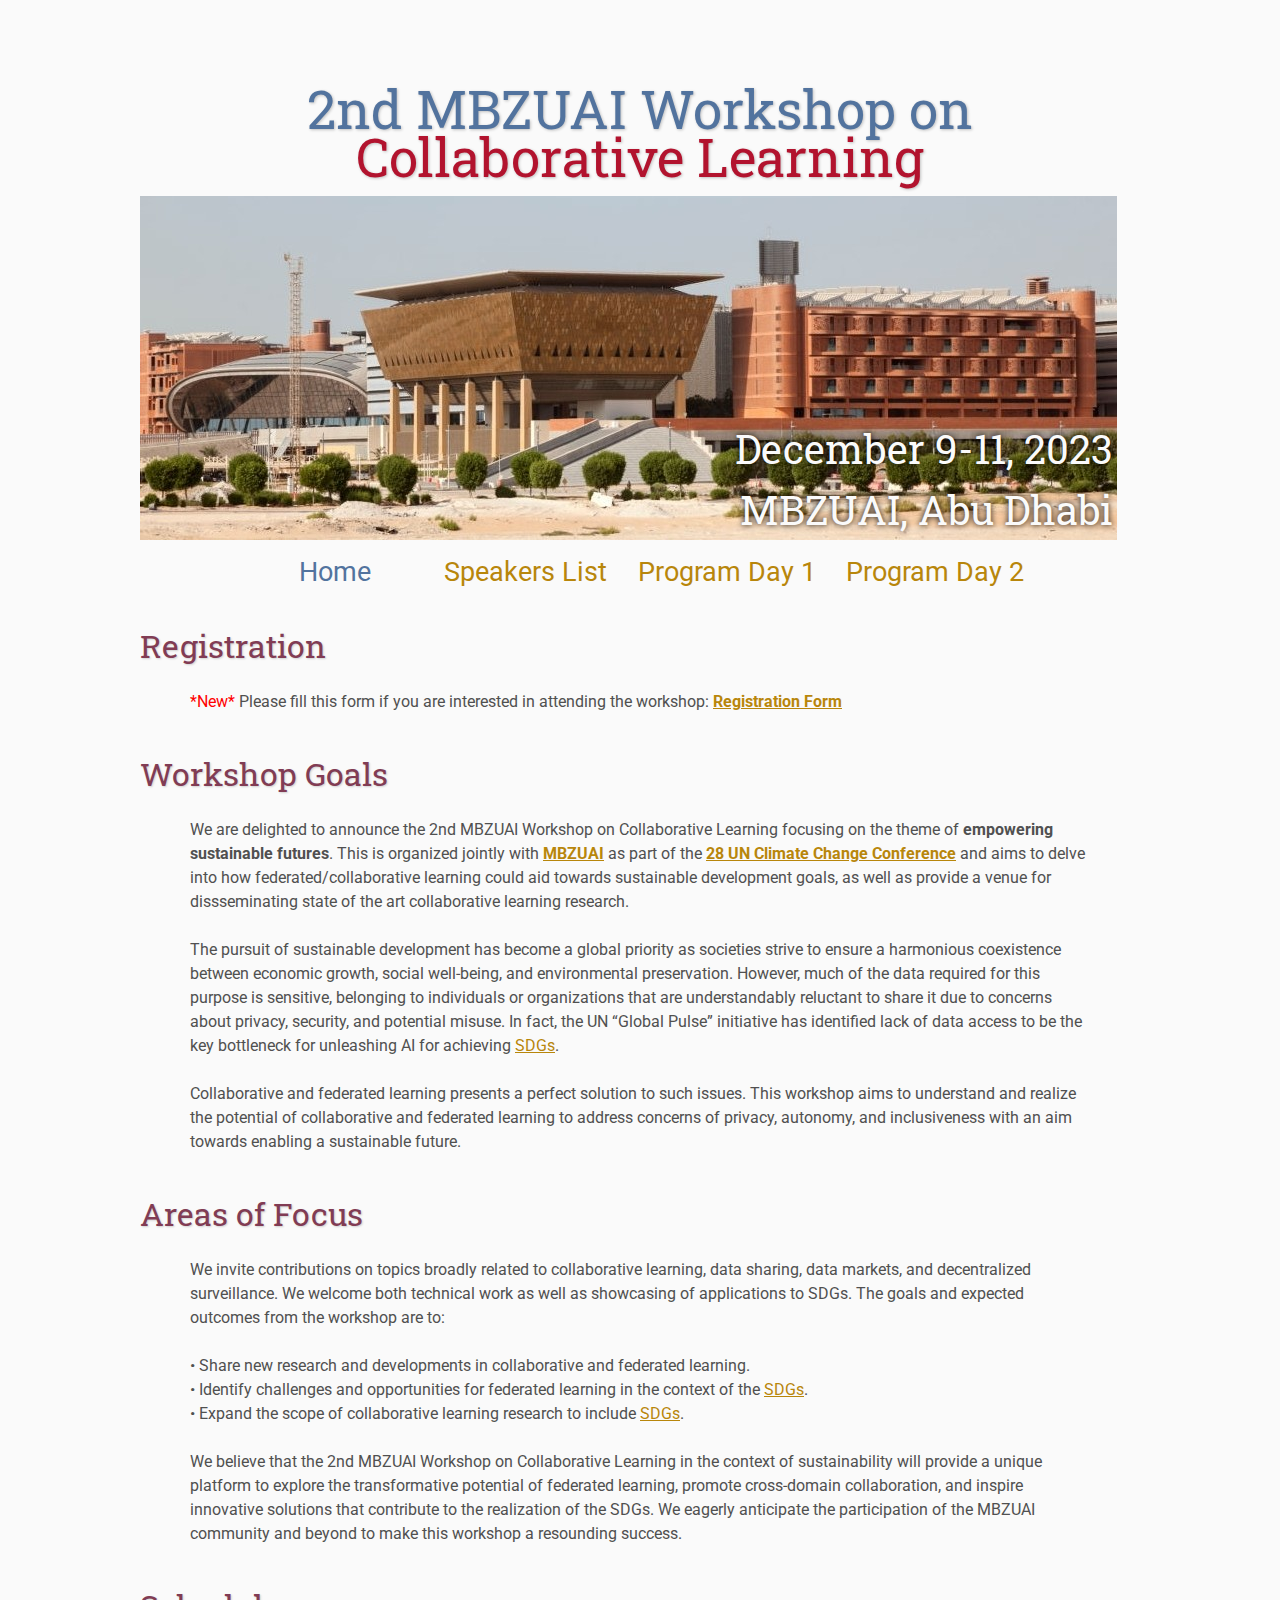
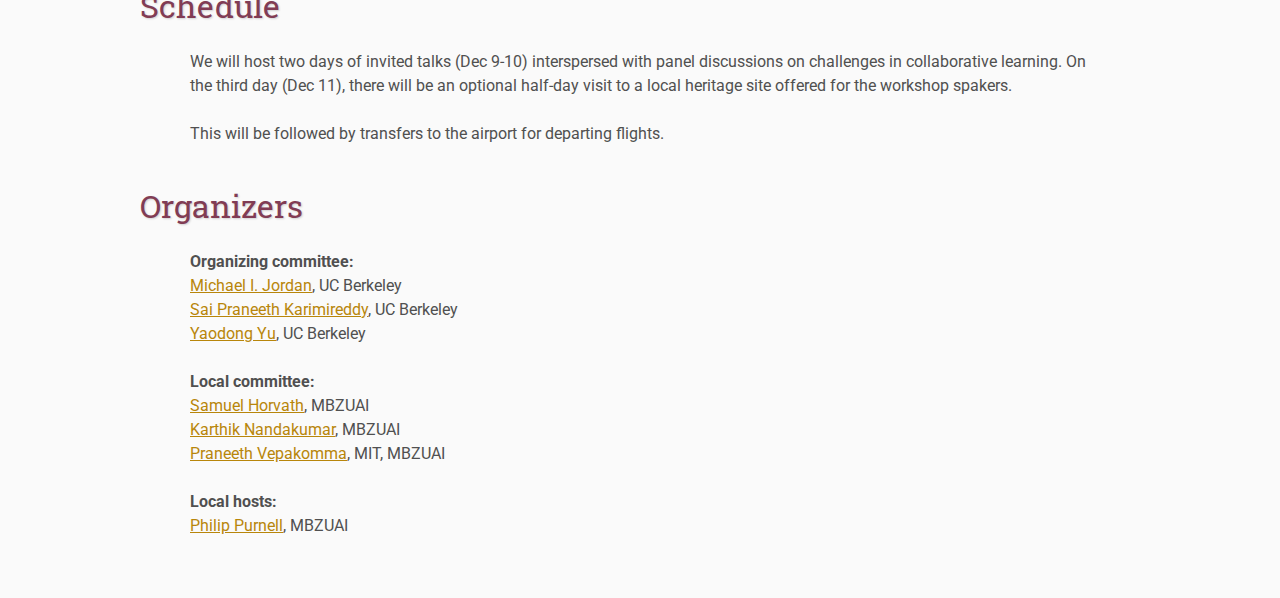
<file: index.html>
<!DOCTYPE html>
<html lang='en'>

<head>
    <base href=".">
    <link rel="shortcut icon" type="image/png" href="assets/favicon.png"/>
    <link rel="stylesheet" type="text/css" media="all" href="assets/main.css"/>
    <meta name="description" content="MBZUAI Collaborative Learning 2023">
    <meta name="resource-type" content="document">
    <meta name="distribution" content="global">
    <meta name="KeyWords" content="Conference">
    <title>2nd MBZUAI Collaborative Learning Workshop 2023</title>
</head>

<body>

    <div class="banner">
        <img src="assets/banner.jpeg" alt="MBZUAI Collaborative Learning 2023 Banner">
        <div class="top-left">
            <span class="title2">2nd MBZUAI Workshop on</span>
            <br><br> <span class="title1">Collaborative Learning</span> 
            <!-- <br><br>
            <span class="year">Empowering Sustainable Futures</span> -->
        </div>
        <div class="bottom-right">
            December 9-11, 2023 <br> MBZUAI, Abu Dhabi
        </div>
    </div>

    <table class="navigation">
        <tr>
            <td class="navigation">
                <a class="current" title="Conference Home Page" href=".">Home</a>
            </td>
            <td class="navigation">
                <a title="Speakers List" href="speakerlist">Speakers List</a> 
            </td>
            <td class="navigation">
                <a title="Conference Program" href="programday1">Program Day 1</a> 
            </td>
            <!-- <td class="navigation">
                <a title="Conference Program" href="https://mbzuai.ac.ae/">MBZUAI</a> 
            </td> -->
            <td class="navigation">
                <a title="Conference Program Day 2" href="programday2">Program Day 2</a> 
            </td>
        </tr>
    </table>


    <h2>Registration</h2>
    <p>
        <font color="red"> *New* </font> Please fill this form if you are interested in attending the workshop: <a href="https://forms.office.com/Pages/ResponsePage.aspx?id=03IyyQcbPUujthmzSpc5Fcdhy2X7bNVKuF1sPtTfa7ZUNkpaQVpFQ1lTUlFSUzM1SFRNOVQ3OUxKRS4u"><b>Registration Form</b></a>
    </p>

    <h2>Workshop Goals</h2>
    <p>
        We are delighted to announce the 2nd MBZUAI Workshop on Collaborative Learning focusing on the theme of <b>empowering sustainable futures</b>. This is organized jointly with <a href="=https://mbzuai.ac.ae/"><b>MBZUAI</b></a> as part of the <a href="https://www.cop28.com/en/"><b>28 UN Climate Change Conference</b></a> and aims to delve into how federated/collaborative learning could aid towards sustainable development goals, as well as provide a venue for dissseminating state of the art collaborative learning research.
    </p>

    <p>
        The pursuit of sustainable development has become a global priority as societies strive to ensure a harmonious coexistence between economic growth, social well-being, and environmental preservation. However, much of the data required for this purpose is sensitive, belonging to individuals or organizations that are understandably reluctant to share it due to concerns about privacy, security, and potential misuse. In fact, the UN “Global Pulse” initiative has identified lack of data access to be the key bottleneck for unleashing AI for achieving <a href="https://sdgs.un.org/goals">SDGs</a>.
    </p>
    <p>
        Collaborative and federated learning presents a perfect solution to such issues. This workshop aims to understand and realize the potential of collaborative and federated learning to address concerns of privacy, autonomy, and inclusiveness with an aim towards enabling a sustainable future.
    </p>

    <h2>Areas of Focus</h2>
    <p>
        We invite contributions on topics broadly related to collaborative learning, data sharing, data markets, and decentralized surveillance. We welcome both technical work as well as showcasing of applications to SDGs. The goals and expected outcomes from the workshop are to:
    </p>
    <p>• Share new research and developments in collaborative and federated learning.
    <br>• Identify challenges and opportunities for federated learning in the context of the <a href="https://sdgs.un.org/goals">SDGs</a>.
    <br>• Expand the scope of collaborative learning research to include <a href="https://sdgs.un.org/goals">SDGs</a>.</p> 
        
    <p>
        We believe that the 2nd MBZUAI Workshop on Collaborative Learning in the context of sustainability will provide a unique platform to explore the transformative potential of federated learning, promote cross-domain collaboration, and inspire innovative solutions that contribute to the realization of the SDGs. We eagerly anticipate the participation of the MBZUAI community and beyond to make this workshop a resounding success.
    </p>
    
    
    <h2>Schedule</h2>
    <p>
        We will host two days of invited talks (Dec 9-10) interspersed with panel discussions on challenges in collaborative learning. On the third day (Dec 11), there will be an optional half-day visit to a local heritage site offered for the workshop spakers.
    </p>
    <p>
        This will be followed by transfers to the airport for departing flights. 
    </p>


    <h2>Organizers</h2>
    <p>
        <b>Organizing committee:</b><br>
        <a href="http://people.eecs.berkeley.edu/~jordan/">Michael I. Jordan</a>, UC Berkeley<br>
        <a href="http://spkreddy.org/">Sai Praneeth Karimireddy</a>, UC Berkeley<br>
        <a href="https://yaodongyu.github.io/">Yaodong Yu</a>, UC Berkeley<br>
    </p>
    <p>
        <b>Local committee:</b><br>
        <a href="https://samuelhorvath.github.io/">Samuel Horvath</a>, MBZUAI<br>
        <a href="https://www.sprintai.org/nkarthik/">Karthik Nandakumar</a>, MBZUAI<br>
        <a href="https://praneeth.mit.edu/">Praneeth Vepakomma</a>, MIT, MBZUAI<br>
    </p>
    <p>
        <b>Local hosts:</b><br>
        <a href="mailto: philip.purnell@mbzuai.ac.ae">Philip Purnell</a>, MBZUAI<br>
    </p>
    <!-- <table class="sponsors">
        <tr>
            <td class="sponsor">
                <a href="http://www.eyebleach.me/">
                    <img src="assets/kitten1.jpg" alt="First Sponsor Name">
                </a>
                <br>
                Text under here maybe.
            </td>
            <td class="sponsor">
                <a href="http://www.eyebleach.me/">
                    <img src="assets/kitten2.jpg" alt="Second Sponsor Name" style="width: 80%">
                </a>
            </td>
            <td class="sponsor">
                <a href="http://www.eyebleach.me/">
                    <img src="assets/kitten3.jpg" alt="Third Sponsor Name">
                </a>
            </td>
        </tr>
    </table> -->


</body>
</html>
</file>
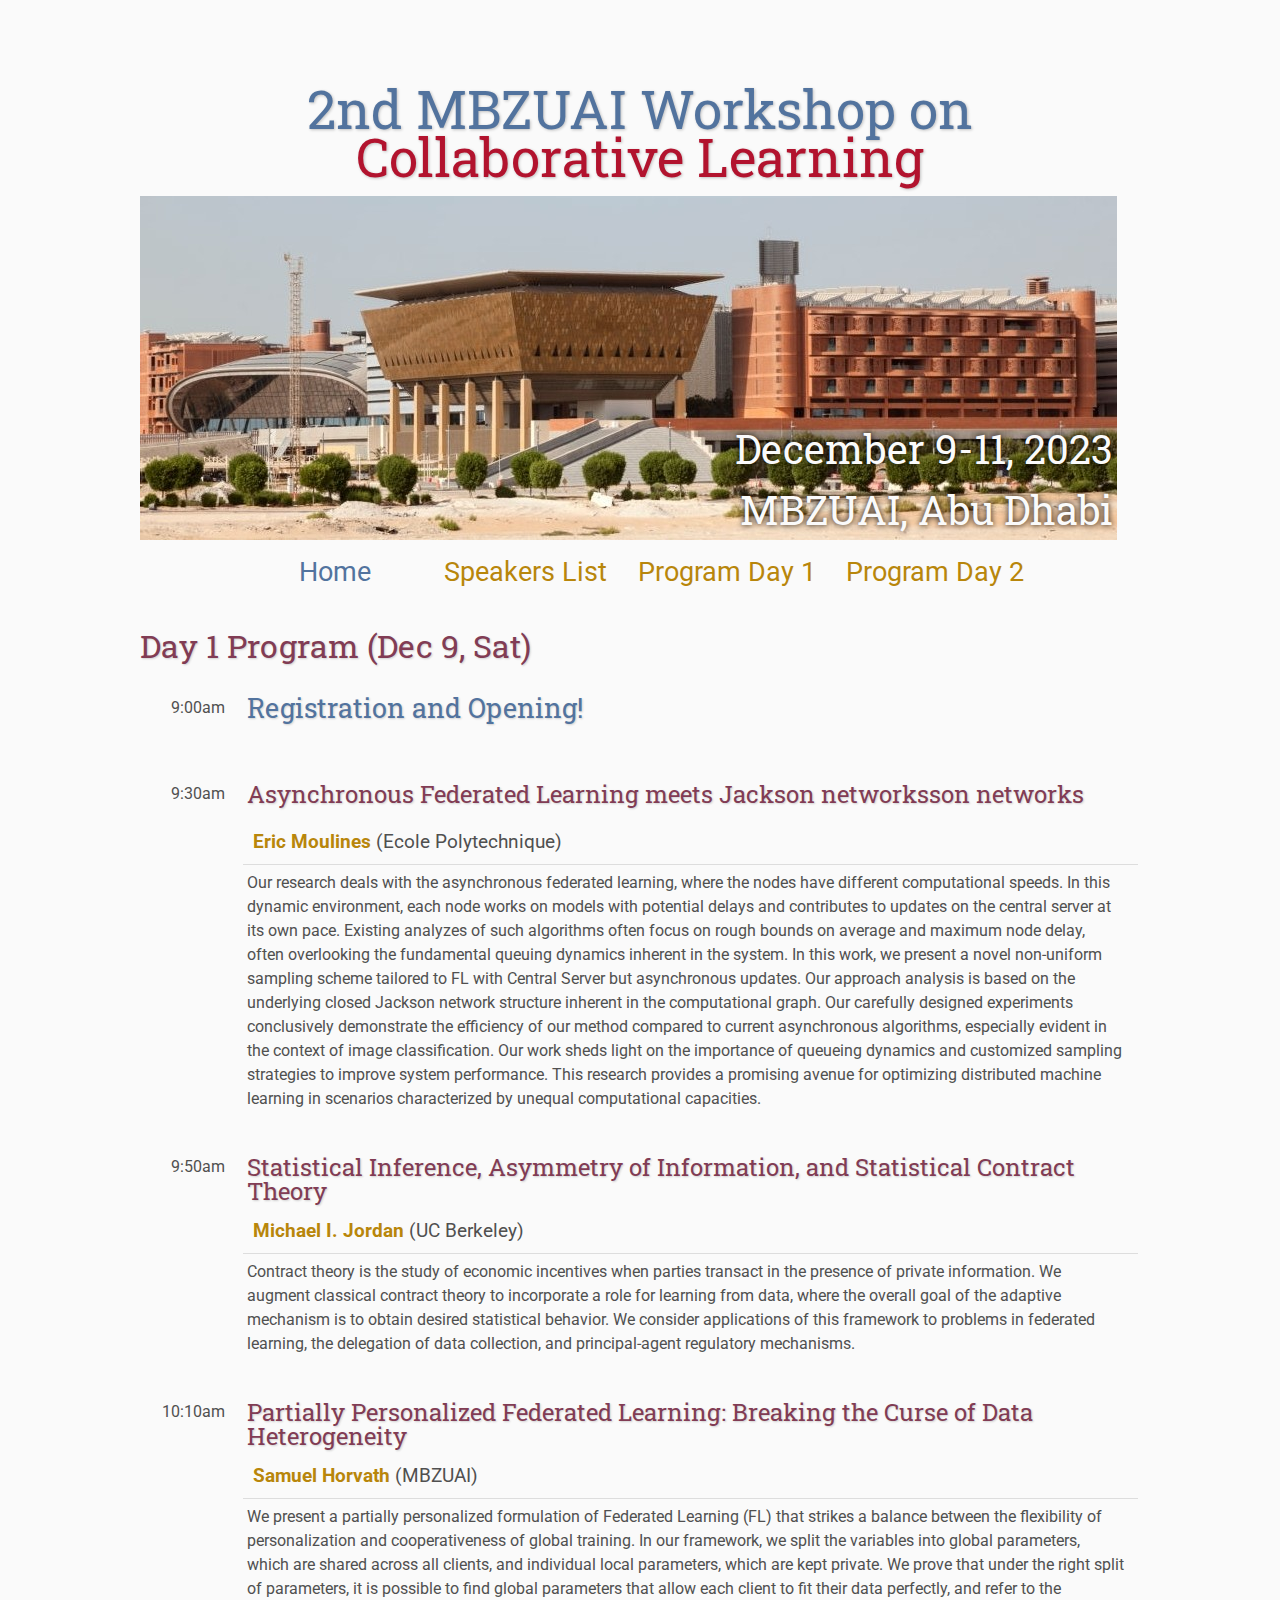
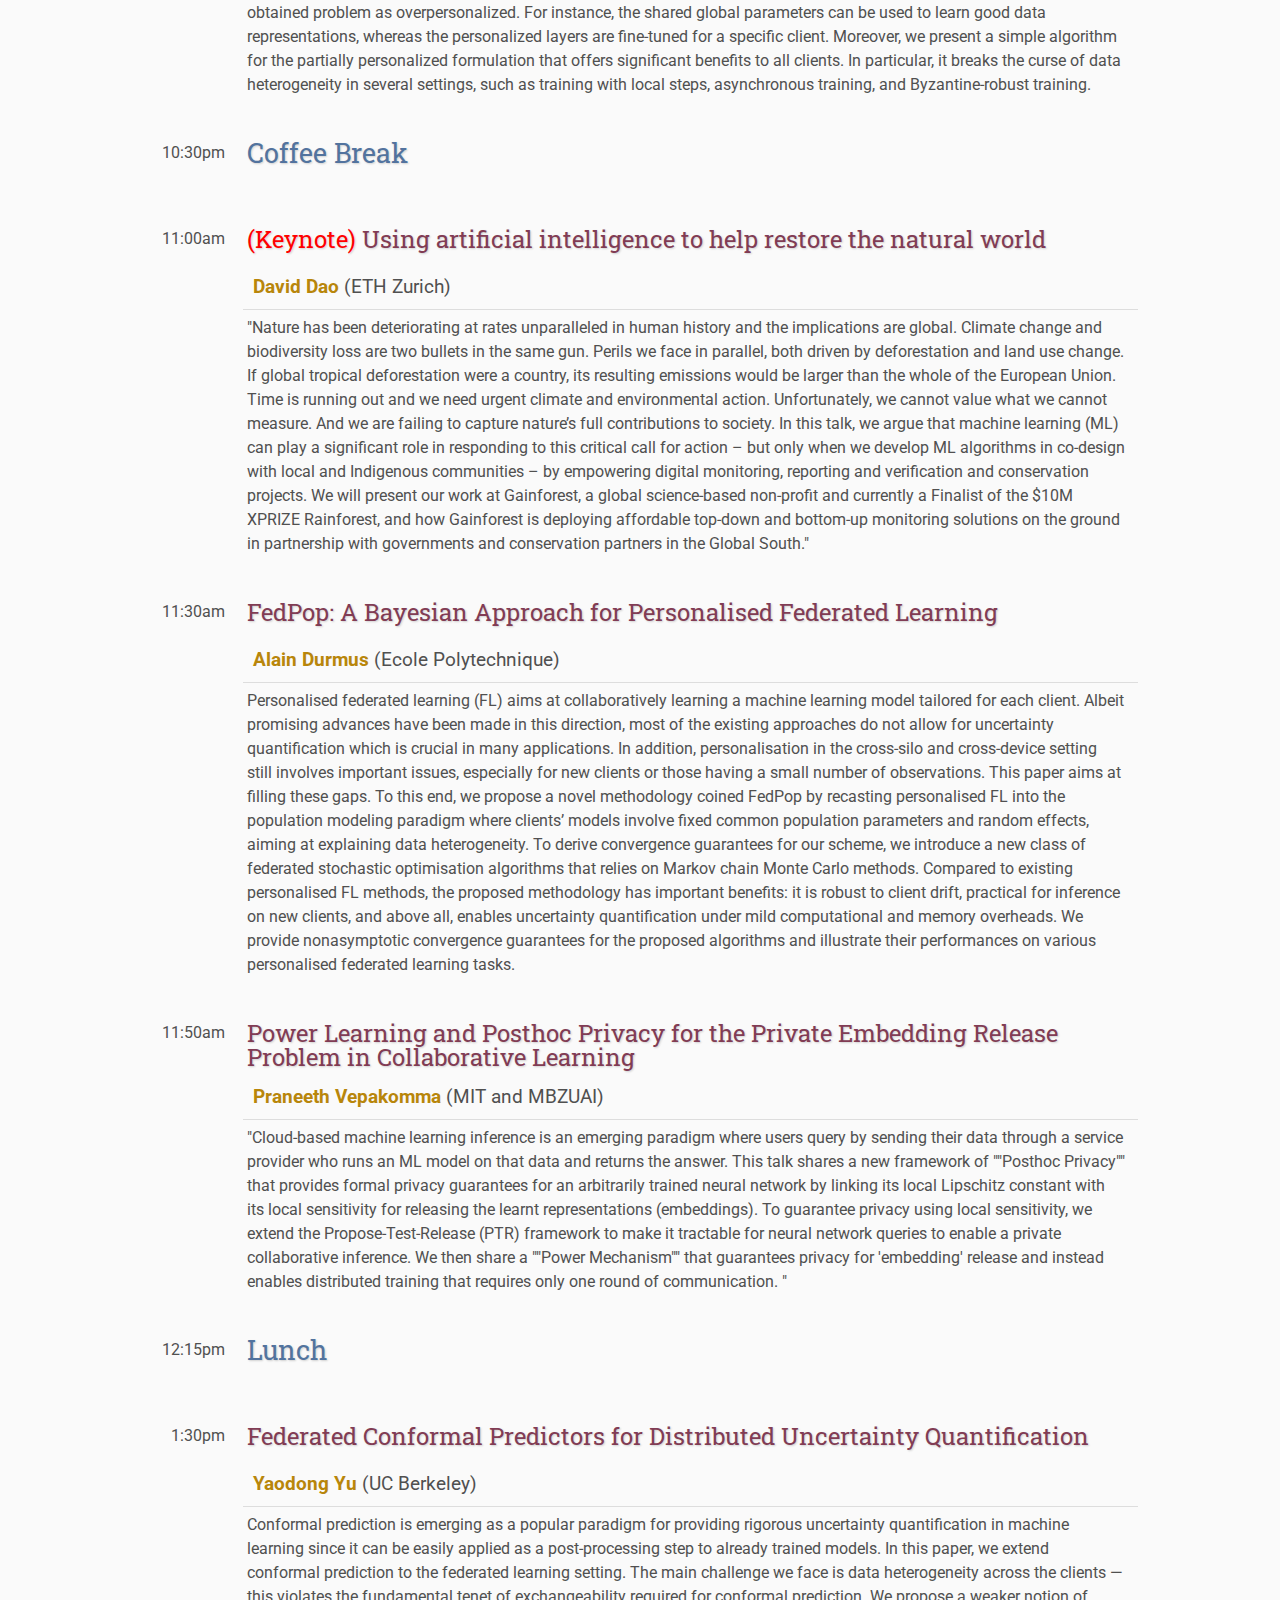
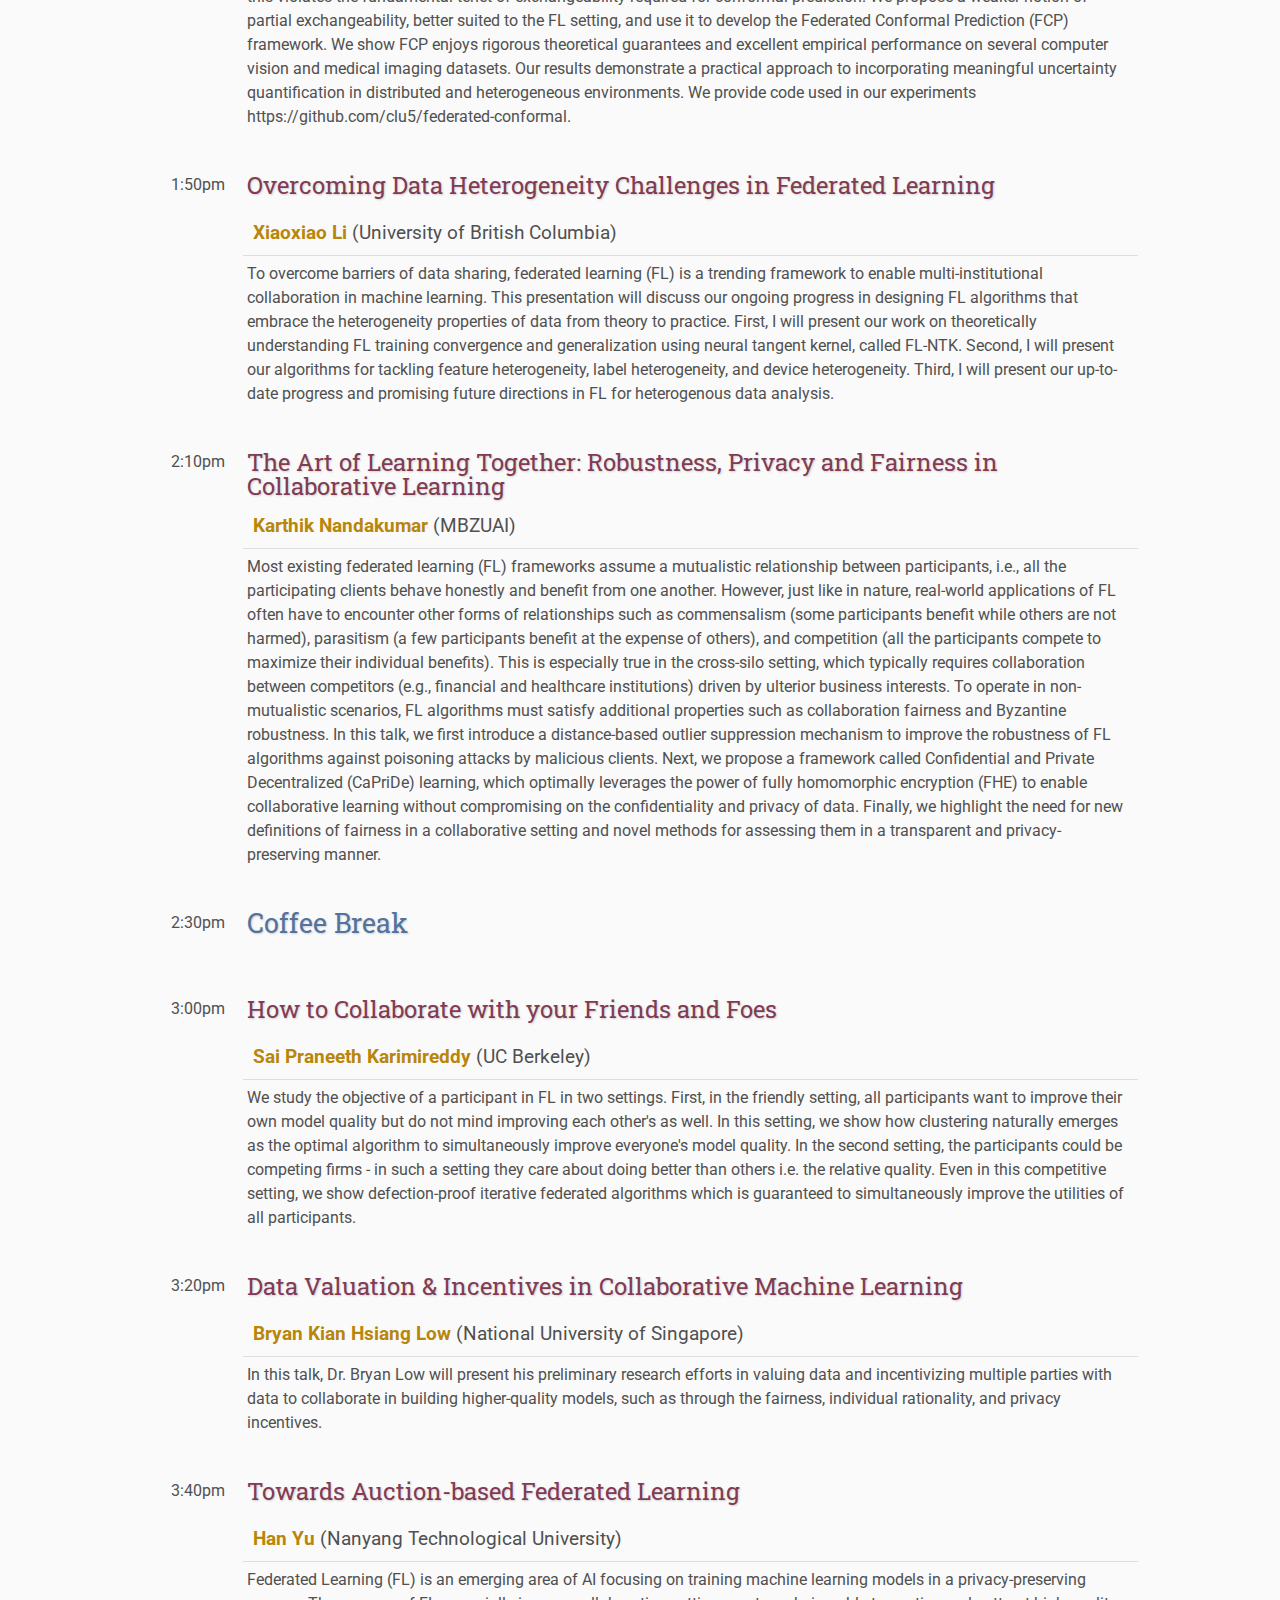
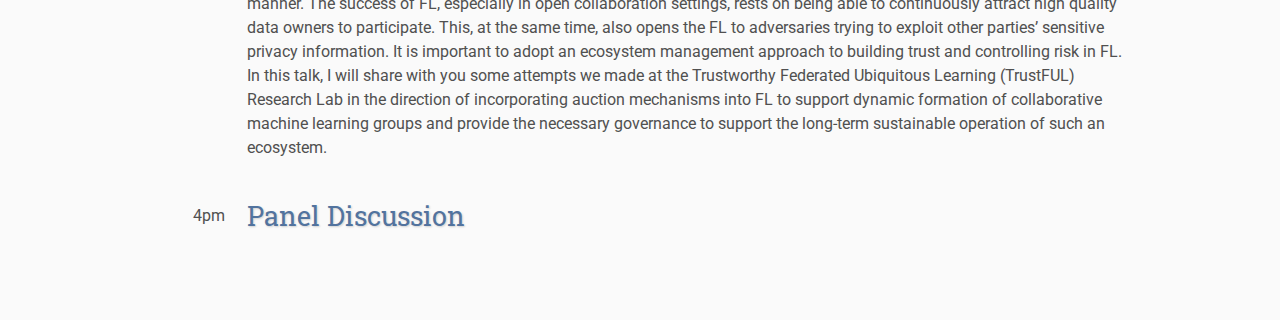
<file: programday1/index.html>
<!DOCTYPE html>
<html lang='en'>

<head>
    <base href=".">
    <link rel="shortcut icon" type="image/png" href="../assets/favicon.png"/>
    <link rel="stylesheet" type="text/css" media="all" href="../assets/main.css"/>
    <meta name="description" content="MBZUAI Collaborative Learning 2023">
    <meta name="resource-type" content="document">
    <meta name="distribution" content="global">
    <meta name="KeyWords" content="Conference">
    <title>2nd MBZUAI Collaborative Learning Workshop 2023</title>
</head>

<body>

    <div class="banner">
        <img src="../assets/banner.jpeg" alt="MBZUAI Collaborative Learning 2023 Banner">
        <div class="top-left">
            <span class="title2">2nd MBZUAI Workshop on</span>
            <br><br> <span class="title1">Collaborative Learning</span> 
            <!-- <br><br>
            <span class="year">Empowering Sustainable Futures</span> -->
        </div>
        <div class="bottom-right">
            December 9-11, 2023 <br> MBZUAI, Abu Dhabi
        </div>
    </div>

    <table class="navigation">
        <tr>
            <td class="navigation">
                <a class="current" title="Conference Home Page" href="../">Home</a>
            </td>
            <td class="navigation">
                <a title="Speakers List" href="../speakerlist">Speakers List</a> 
            </td>
            <td class="navigation">
                <a title="Conference Program" href=".">Program Day 1</a> 
            </td>
            <td class="navigation">
                <a title="Conference Program Day 2" href="../programday2">Program Day 2</a> 
            </td>
        </tr>
    </table>

   

    <h2>Day 1 Program (Dec 9, Sat)</h2>

    <table>
        <tr class="speaker">
            <td class="date" rowspan="2">
                9:00am
            </td>
            <td class="title-special">
                Registration and Opening!
            </td>
        </tr>
        <tr>
            <td class="abstract">
                <!-- Here&rsquo;s a section in the program that isn&rsquo;t a talk. 
                Notice that the title is styled differently than the ones for talks. -->
            </td>
        </tr>
    </table>

    <table id="Eric Moulines">
        <tr>
            <td class="date" rowspan="3">
                9:30am
            </td>
            <td class="title">
                Asynchronous Federated Learning meets Jackson networksson networks
            </td>
        </tr>
        <tr>
            <td class="speaker">
                <a href="./"><b>Eric Moulines</b></a> (Ecole Polytechnique)
            </td>
        </tr>
        <tr>
            <td class="abstract">
                Our research deals with the asynchronous federated learning, where the nodes have different computational speeds. In this dynamic environment, each node works on models with potential delays and contributes to updates on the central server at its own pace. Existing analyzes of such algorithms often focus on rough bounds on average and  maximum node delay, often overlooking the fundamental queuing dynamics inherent in the system.

In this work, we present a novel non-uniform sampling scheme tailored to FL with Central Server but asynchronous updates. Our approach analysis is based on the underlying closed Jackson network structure inherent in the computational graph. Our carefully designed experiments conclusively demonstrate the efficiency of our method compared to current asynchronous algorithms, especially evident in the context of image classification.

Our work sheds light on the importance of queueing dynamics and customized sampling strategies to improve system performance. This research provides a promising avenue for optimizing distributed machine learning in scenarios characterized by unequal computational capacities. 
        </tr>
    </table>

    <table id="Michael I. Jordan">
        <tr>
            <td class="date" rowspan="3">
                9:50am
            </td>
            <td class="title">
                Statistical Inference, Asymmetry of Information, and Statistical Contract Theory
            </td>
        </tr>
        <tr>
            <td class="speaker">
                <a href="http://people.eecs.berkeley.edu/~jordan/"><b>Michael I. Jordan</b></a> (UC Berkeley)
            </td>
        </tr>
        <tr>
            <td class="abstract">
                Contract theory is the study of economic incentives when parties transact in the presence
of private information.  We augment classical contract theory to incorporate a role for
learning from data, where the overall goal of the adaptive mechanism is to obtain desired
statistical behavior.  We consider applications of this framework to problems in federated
learning, the delegation of data collection, and principal-agent regulatory mechanisms.
        </tr>
    </table>


    <table id="Samuel Horvath">
        <tr>
            <td class="date" rowspan="3">
                10:10am
            </td>
            <td class="title">
                Partially Personalized Federated Learning: Breaking the Curse of Data Heterogeneity
            </td>
        </tr>
        <tr>
            <td class="speaker">
                <a href="https://samuelhorvath.github.io/"><b>Samuel Horvath</b></a> (MBZUAI)
            </td>
        </tr>
        <tr>
            <td class="abstract">
                We present a partially personalized formulation of Federated Learning (FL) that
strikes a balance between the flexibility of personalization and cooperativeness of
global training. In our framework, we split the variables into global parameters,
which are shared across all clients, and individual local parameters, which are
kept private. We prove that under the right split of parameters, it is possible to find
global parameters that allow each client to fit their data perfectly, and refer to the
obtained problem as overpersonalized. For instance, the shared global parameters
can be used to learn good data representations, whereas the personalized layers
are fine-tuned for a specific client. Moreover, we present a simple algorithm for
the partially personalized formulation that offers significant benefits to all clients.
In particular, it breaks the curse of data heterogeneity in several settings, such as
training with local steps, asynchronous training, and Byzantine-robust training.
        </tr>
    </table>

    <table>
        <tr>
            <td class="date" rowspan="2">
                10:30pm
            </td>
            <td class="title-special">
                Coffee Break
            </td>
        </tr>
        <tr>
            <td class="abstract">
                <!-- Kept for Spacing -->
            </td>
        </tr>
    </table>

    <table id="David Dao">
        <tr>
            <td class="date" rowspan="3">
                11:00am
            </td>
            <td class="title">
                <font color="red"> (Keynote) </font> Using artificial intelligence to help restore the natural world
            </td>
        </tr>
        <tr>
            <td class="speaker">
                <a href="https://daviddao.org/"><b>David Dao</b></a> (ETH Zurich)
            </td>
        </tr>
        <tr>
            <td class="abstract">
                "Nature has been deteriorating at rates unparalleled in human history and the implications are global. Climate change and biodiversity loss are two bullets in the same gun. Perils we face in parallel, both driven by deforestation and land use change. If global tropical deforestation were a country, its resulting emissions would be larger than the whole of the European Union. Time is running out and we need urgent climate and environmental action.
Unfortunately, we cannot value what we cannot measure. And we are failing to capture nature’s full contributions to society. In this talk, we argue that machine learning (ML) can play a significant role in responding to this critical call for action – but only when we develop ML algorithms in co-design with local and Indigenous communities – by empowering digital monitoring, reporting and verification and conservation projects.

We will present our work at Gainforest, a global science-based non-profit and currently a Finalist of the $10M XPRIZE Rainforest, and how Gainforest is deploying affordable top-down and bottom-up monitoring solutions on the ground in partnership with governments and conservation partners in the Global South."
        </tr>
    </table>



    <table id="Eric Xing">
        <tr>
            <td class="date" rowspan="3">
                11:30am
            </td>
            <td class="title">
                FedPop: A Bayesian Approach for Personalised Federated Learning
            </td>
        </tr>
        <tr>
            <td class="speaker">
                <a href="./"><b>Alain Durmus</b></a> (Ecole Polytechnique)
            </td>
        </tr>
        <tr>
            <td class="abstract">
                Personalised federated learning (FL) aims at collaboratively learning a machine learning model tailored for each client. Albeit promising advances have been made in this direction, most of the existing approaches do not allow for uncertainty quantification which is crucial in many applications. In addition, personalisation in the cross-silo and cross-device setting still involves important issues, especially for new clients or those having a small number of observations. This paper aims at filling these gaps. To this end, we propose a novel methodology coined FedPop by recasting personalised FL into the population modeling paradigm where clients’ models involve fixed common population parameters and random effects, aiming at explaining data heterogeneity. To derive convergence guarantees for our scheme, we introduce a new class of federated stochastic optimisation algorithms that relies on Markov chain Monte Carlo methods. Compared to existing personalised FL methods, the proposed methodology has important benefits: it is robust to client drift, practical for inference on new clients, and above all, enables uncertainty quantification under mild computational and memory overheads. We provide nonasymptotic convergence guarantees for the proposed algorithms and illustrate their performances on various personalised federated learning tasks.
        </tr>
    </table>



    <table id="Eric Moulines">
        <tr>
            <td class="date" rowspan="3">
                11:50am
            </td>
            <td class="title">
                Power Learning and Posthoc Privacy for the Private Embedding Release Problem in Collaborative Learning
            </td>
        </tr>
        <tr>
            <td class="speaker">
                <a href="./"><b>Praneeth Vepakomma</b></a> (MIT and MBZUAI)
            </td>
        </tr>
        <tr>
            <td class="abstract">
                "Cloud-based machine learning inference is an emerging paradigm where users
query by sending their data through a service provider who runs an ML model
on that data and returns the answer. This talk shares a new framework of ""Posthoc Privacy"" that provides formal privacy guarantees for an arbitrarily trained neural network by
linking its local Lipschitz constant with its local sensitivity for releasing the learnt representations (embeddings). To guarantee privacy using local sensitivity, we extend the Propose-Test-Release (PTR) framework to make it tractable for neural network queries to enable a private collaborative inference.  We then share a ""Power Mechanism"" that guarantees privacy for 'embedding' release and instead enables distributed training that requires only one round of communication. "
        </tr>
    </table>

    <table>
        <tr>
            <td class="date" rowspan="2">
                12:15pm
            </td>
            <td class="title-special">
                Lunch
            </td>
        </tr>
        <tr>
            <td class="abstract">
                <!-- Kept for Spacing -->
            </td>
        </tr>
    </table>


    <table id="Eric Xing">
        <tr>
            <td class="date" rowspan="3">
                1:30pm
            </td>
            <td class="title">
                Federated Conformal Predictors for Distributed Uncertainty Quantification
            </td>
        </tr>
        <tr>
            <td class="speaker">
                <a href="https://yaodongyu.github.io/"><b>Yaodong Yu</b></a> (UC Berkeley)
            </td>
        </tr>
        <tr>
            <td class="abstract">
                Conformal prediction is emerging as a popular paradigm for providing rigorous uncertainty quantification in machine learning since it can be easily applied as a post-processing step to already trained models. In this paper, we extend conformal prediction to the federated learning setting. The main challenge we face is data heterogeneity across the clients — this violates the fundamental tenet of exchangeability required for conformal prediction. We propose a weaker notion of partial exchangeability, better suited to the FL setting, and use it to develop the Federated Conformal Prediction (FCP) framework. We show FCP enjoys rigorous theoretical guarantees and excellent empirical performance on several computer vision and medical imaging datasets. Our results demonstrate a practical approach to incorporating meaningful uncertainty quantification in distributed and heterogeneous environments. We provide code used in our experiments https://github.com/clu5/federated-conformal.
        </tr>
    </table>



    <table id="Eric Xing">
        <tr>
            <td class="date" rowspan="3">
                1:50pm
            </td>
            <td class="title">
                Overcoming Data Heterogeneity Challenges in Federated Learning
            </td>
        </tr>
        <tr>
            <td class="speaker">
                <a href="./"><b>Xiaoxiao Li</b></a> (University of British Columbia)
            </td>
        </tr>
        <tr>
            <td class="abstract">
                To overcome barriers of data sharing, federated learning (FL) is a trending framework to enable multi-institutional collaboration in machine learning. This presentation will discuss our ongoing progress in designing FL algorithms that embrace the heterogeneity properties of data from theory to practice. First, I will present our work on theoretically understanding FL training convergence and generalization using neural tangent kernel, called FL-NTK. Second, I will present our algorithms for tackling feature heterogeneity, label heterogeneity, and device heterogeneity.  Third, I will present our up-to-date progress and promising future directions in FL for heterogenous data analysis.
        </tr>
    </table>




    <table id="Eric Xing">
        <tr>
            <td class="date" rowspan="3">
                2:10pm
            </td>
            <td class="title">
                The Art of Learning Together: Robustness, Privacy and Fairness in Collaborative Learning
            </td>
        </tr>
        <tr>
            <td class="speaker">
                <a href="./"><b>Karthik Nandakumar</b></a> (MBZUAI)
            </td>
        </tr>
        <tr>
            <td class="abstract">
                Most existing federated learning (FL) frameworks assume a mutualistic relationship between participants, i.e., all the participating clients behave honestly and benefit from one another. However, just like in nature, real-world applications of FL often have to encounter other forms of relationships such as commensalism (some participants benefit while others are not harmed), parasitism (a few participants benefit at the expense of others), and competition (all the participants compete to maximize their individual benefits). This is especially true in the cross-silo setting, which typically requires collaboration between competitors (e.g., financial and healthcare institutions) driven by ulterior business interests. To operate in non-mutualistic scenarios, FL algorithms must satisfy additional properties such as collaboration fairness and Byzantine robustness. In this talk, we first introduce a distance-based outlier suppression mechanism to improve the robustness of FL algorithms against poisoning attacks by malicious clients. Next, we propose a framework called Confidential and Private Decentralized (CaPriDe) learning, which optimally leverages the power of fully homomorphic encryption (FHE) to enable collaborative learning without compromising on the confidentiality and privacy of data. Finally, we highlight the need for new definitions of fairness in a collaborative setting and novel methods for assessing them in a transparent and privacy-preserving manner.
        </tr>
    </table>


    <table>
        <tr>
            <td class="date" rowspan="2">
                2:30pm
            </td>
            <td class="title-special">
                Coffee Break
            </td>
        </tr>
        <tr>
            <td class="abstract">
                <!-- Kept for Spacing -->
            </td>
        </tr>
    </table>

    
    <table id="Eric Xing">
        <tr>
            <td class="date" rowspan="3">
                3:00pm
            </td>
            <td class="title">
                How to Collaborate with your Friends and Foes
            </td>
        </tr>
        <tr>
            <td class="speaker">
                <a href="http://spkreddy.org/"><b>Sai Praneeth Karimireddy</b></a> (UC Berkeley)
            </td>
        </tr>
        <tr>
            <td class="abstract">
                We study the objective of a participant in FL in two settings. First, in the friendly setting, all participants want to improve their own model quality but do not mind improving each other's as well. In this setting, we show how clustering naturally emerges as the optimal algorithm to simultaneously improve everyone's model quality. In the second setting, the participants could be competing firms - in such a setting they care about doing better than others i.e. the relative quality. Even in this competitive setting, we show defection-proof iterative federated algorithms which is guaranteed to  simultaneously improve the utilities of all participants.
        </tr>
    </table>

    <table id="Eric Xing">
        <tr>
            <td class="date" rowspan="3">
                3:20pm
            </td>
            <td class="title">
                Data Valuation & Incentives in Collaborative Machine Learning
            </td>
        </tr>
        <tr>
            <td class="speaker">
                <a href="https://scholar.google.com/citations?user=2P-Q09UAAAAJ&hl=en/"><b>Bryan Kian Hsiang Low</b></a> (National University of Singapore)
            </td>
        </tr>
        <tr>
            <td class="abstract">
                In this talk, Dr. Bryan Low will present his preliminary research efforts in valuing data and incentivizing multiple parties with data to collaborate in building higher-quality models, such as through the fairness, individual rationality, and privacy incentives. 
        </tr>
    </table>

    <table id="Eric Xing">
        <tr>
            <td class="date" rowspan="3">
                3:40pm
            </td>
            <td class="title">
                Towards Auction-based Federated Learning
            </td>
        </tr>
        <tr>
            <td class="speaker">
                <a href="https://sites.google.com/site/hanyushomepage/home/"><b>Han Yu</b></a> (Nanyang Technological University)
            </td>
        </tr>
        <tr>
            <td class="abstract">
                Federated Learning (FL) is an emerging area of AI focusing on training machine learning models in a privacy-preserving manner. The success of FL, especially in open collaboration settings, rests on being able to continuously attract high quality data owners to participate. This, at the same time, also opens the FL to adversaries trying to exploit other parties’ sensitive privacy information. It is important to adopt an ecosystem management approach to building trust and controlling risk in FL. In this talk, I will share with you some attempts we made at the Trustworthy Federated Ubiquitous Learning (TrustFUL) Research Lab in the direction of incorporating auction mechanisms into FL to support dynamic formation of collaborative machine learning groups and provide the necessary governance to support the long-term sustainable operation of such an ecosystem.
        </tr>
    </table>

    <table>
        <tr>
            <td class="date" rowspan="2">
                4pm
            </td>
            <td class="title-special">
                Panel Discussion
            </td>
        </tr>
        <tr>
            <td class="abstract">
                <!-- Kept for Spacing -->
            </td>
        </tr>
    </table>


    

    

    
</body>
</html>
</file>
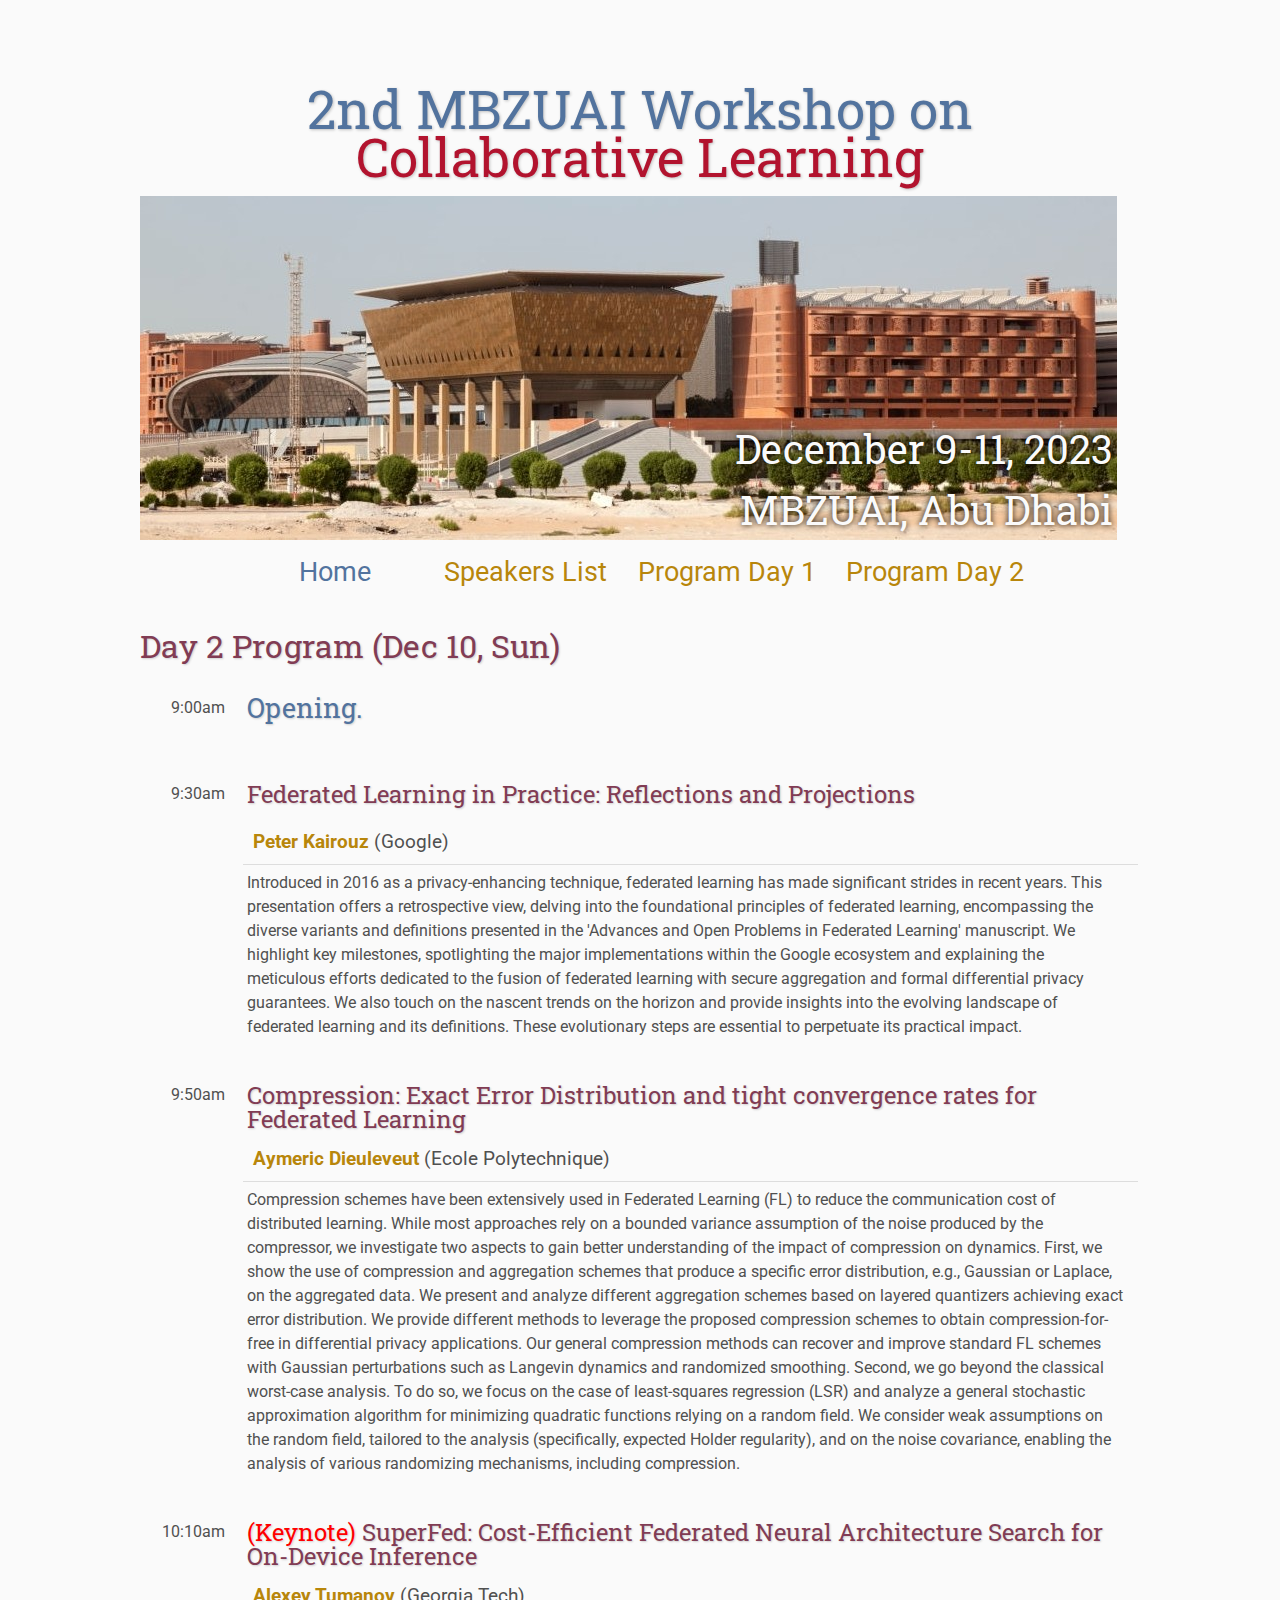
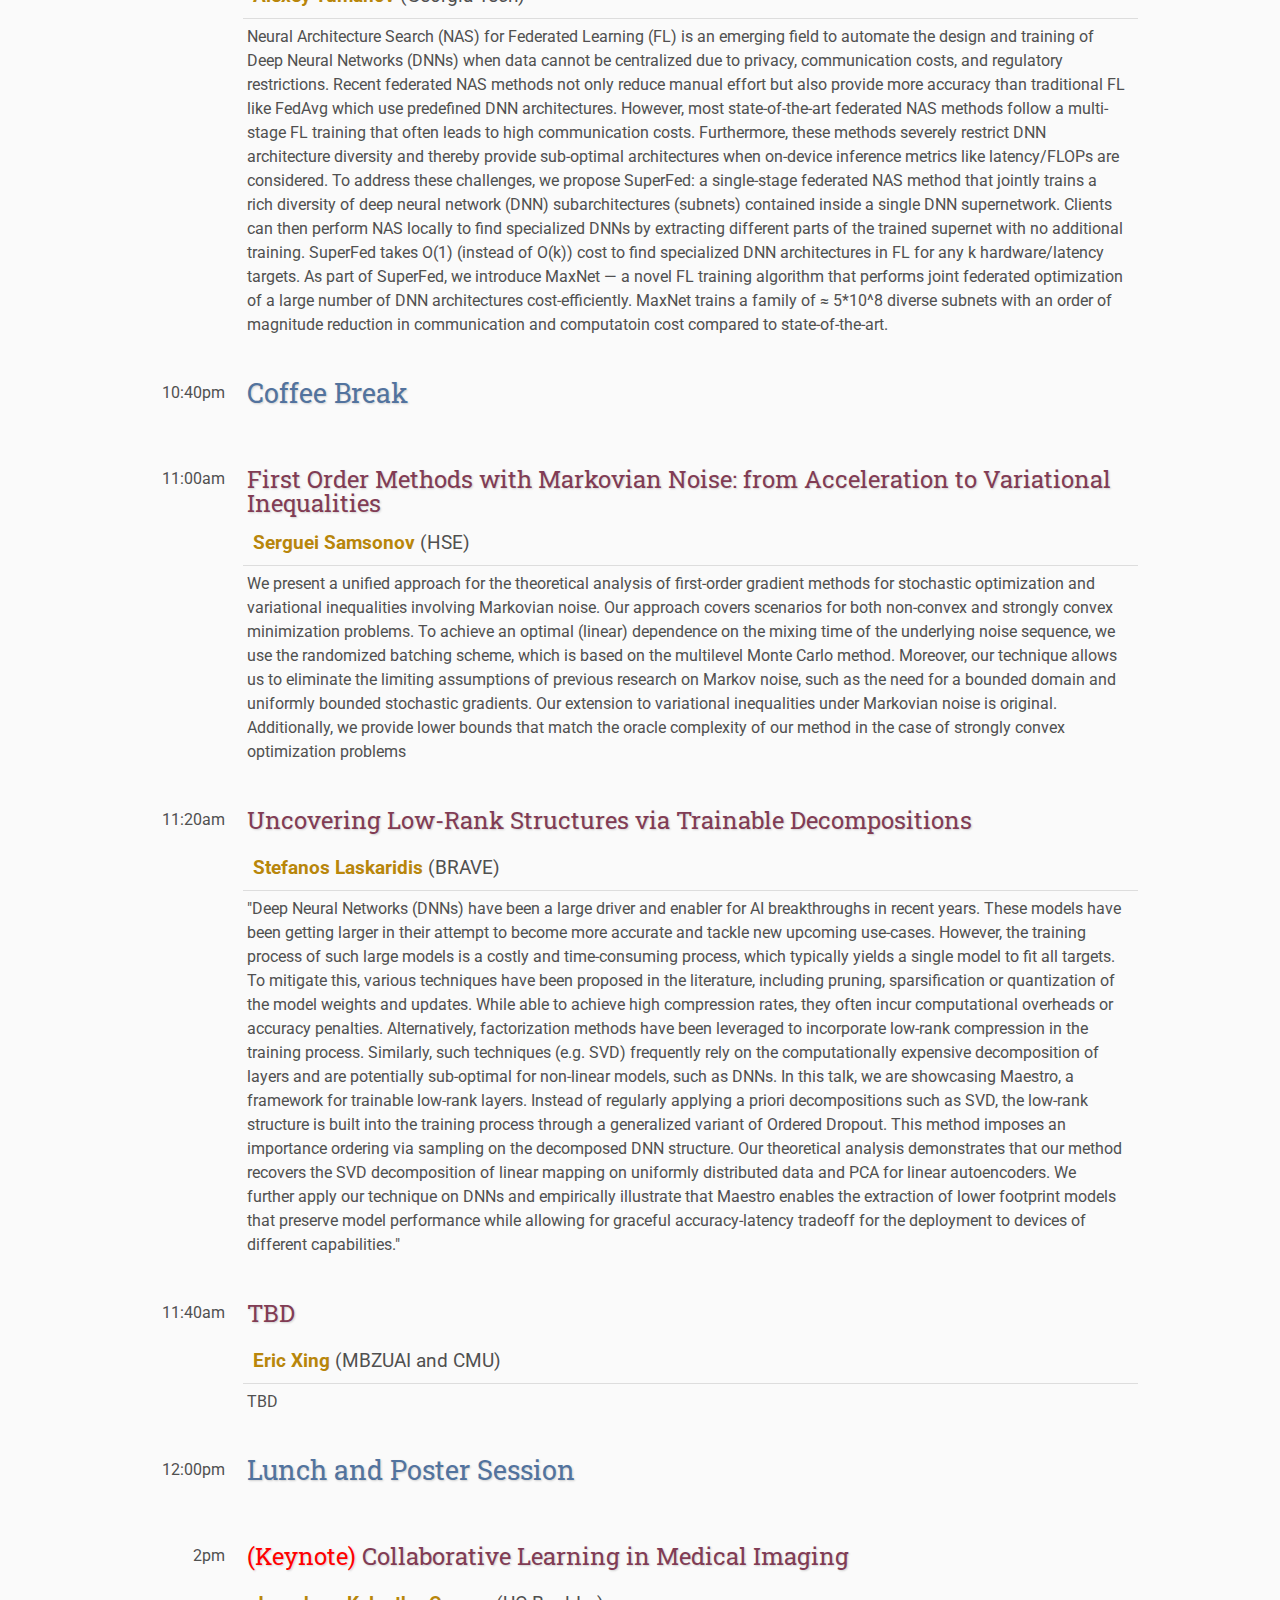
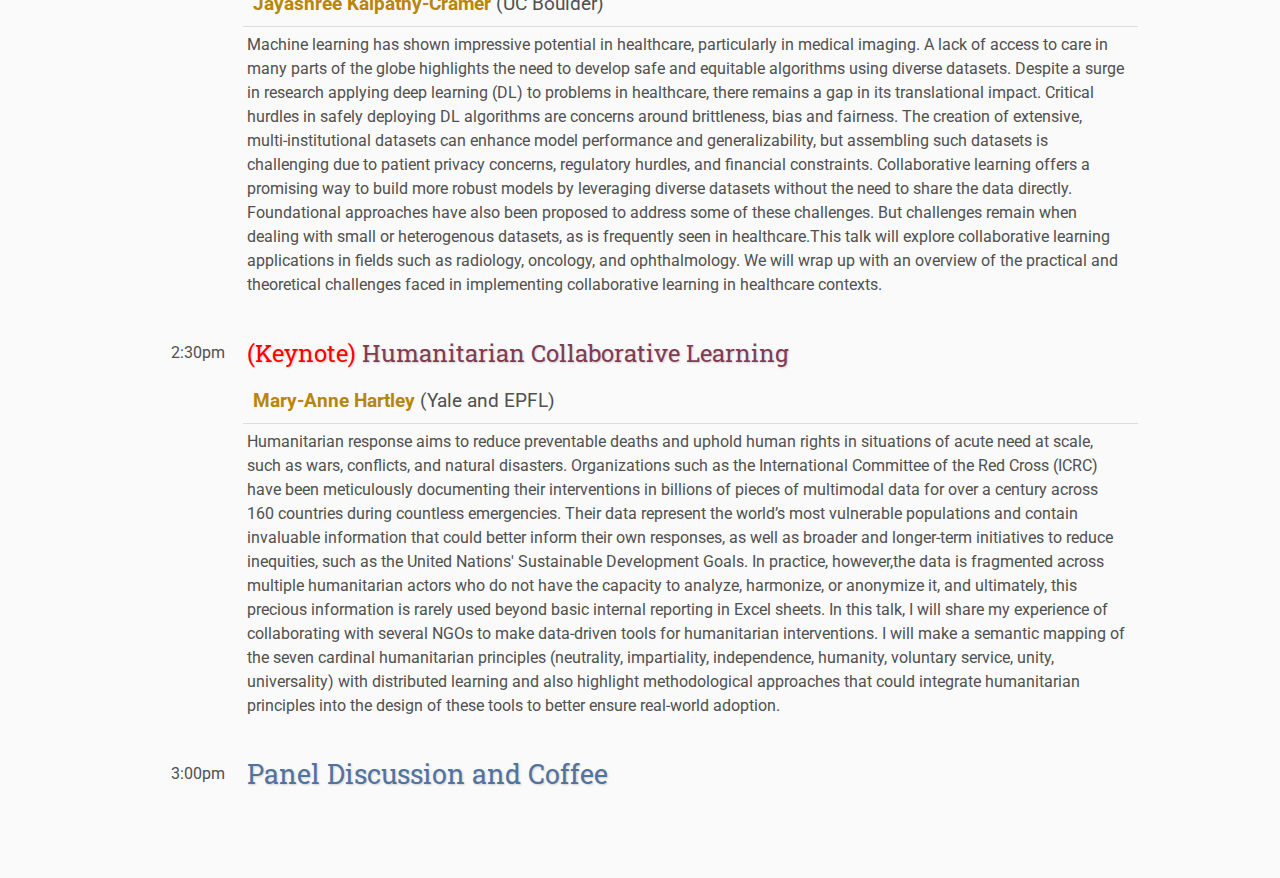
<file: programday2/index.html>
<!DOCTYPE html>
<html lang='en'>

<head>
    <base href=".">
    <link rel="shortcut icon" type="image/png" href="../assets/favicon.png"/>
    <link rel="stylesheet" type="text/css" media="all" href="../assets/main.css"/>
    <meta name="description" content="MBZUAI Collaborative Learning 2023">
    <meta name="resource-type" content="document">
    <meta name="distribution" content="global">
    <meta name="KeyWords" content="Conference">
    <title>2nd MBZUAI Collaborative Learning Workshop 2023</title>
</head>

<body>

    <div class="banner">
        <img src="../assets/banner.jpeg" alt="MBZUAI Collaborative Learning 2023 Banner">
        <div class="top-left">
            <span class="title2">2nd MBZUAI Workshop on</span>
            <br><br> <span class="title1">Collaborative Learning</span> 
            <!-- <br><br>
            <span class="year">Empowering Sustainable Futures</span> -->
        </div>
        <div class="bottom-right">
            December 9-11, 2023 <br> MBZUAI, Abu Dhabi
        </div>
    </div>

    <table class="navigation">
        <tr>
            <td class="navigation">
                <a class="current" title="Conference Home Page" href="../">Home</a>
            </td>
            <td class="navigation">
                <a title="Speakers List" href="../speakerlist">Speakers List</a> 
            </td>
            <td class="navigation">
                <a title="Conference Program" href="../programday1/">Program Day 1</a> 
            </td>
            <td class="navigation">
                <a title="Conference Program Day 2" href=".">Program Day 2</a> 
            </td>
        </tr>
    </table>

   

    <h2>Day 2 Program (Dec 10, Sun)</h2>

    <table>
        <tr class="speaker">
            <td class="date" rowspan="2">
                9:00am
            </td>
            <td class="title-special">
                Opening.
            </td>
        </tr>
        <tr>
            <td class="abstract">
                <!-- Here&rsquo;s a section in the program that isn&rsquo;t a talk. 
                Notice that the title is styled differently than the ones for talks. -->
            </td>
        </tr>
    </table>



    <table id="Michael I. Jordan">
        <tr>
            <td class="date" rowspan="3">
                9:30am
            </td>
            <td class="title">
                Federated Learning in Practice: Reflections and Projections
            </td>
        </tr>
        <tr>
            <td class="speaker">
                <a href="https://scholar.google.com/citations?user=m8NUgw0AAAAJ&hl=en/"><b>Peter Kairouz</b></a> (Google)
            </td>
        </tr>
        <tr>
            <td class="abstract">
                Introduced in 2016 as a privacy-enhancing technique, federated learning has made significant strides in recent years. This presentation offers a retrospective view, delving into the foundational principles of federated learning, encompassing the diverse variants and definitions presented in the 'Advances and Open Problems in Federated Learning' manuscript. We highlight key milestones, spotlighting the major implementations within the Google ecosystem and explaining the meticulous efforts dedicated to the fusion of federated learning with secure aggregation and formal differential privacy guarantees. We also touch on the nascent trends on the horizon and provide insights into the evolving landscape of federated learning and its definitions. These evolutionary steps are essential to perpetuate its practical impact.
        </tr>
    </table>



    <table id="David Dao">
        <tr>
            <td class="date" rowspan="3">
                9:50am
            </td>
            <td class="title">
                Compression: Exact Error Distribution and tight convergence rates for Federated Learning
            </td>
        </tr>
        <tr>
            <td class="speaker">
                <a href="./"><b>Aymeric Dieuleveut</b></a> (Ecole Polytechnique)
            </td>
        </tr>
        <tr>
            <td class="abstract">
                Compression schemes have been extensively used in Federated Learning (FL) to reduce the communication cost of distributed learning. While most approaches rely on a bounded variance assumption of the noise produced by the compressor, we investigate two aspects to gain better understanding of the impact of compression on dynamics.
First, we show the use of compression and aggregation schemes that produce a specific error distribution, e.g., Gaussian or Laplace, on the aggregated data. We present and analyze different aggregation schemes based on layered quantizers achieving exact error distribution. We provide different methods to leverage the proposed compression schemes to obtain compression-for-free in differential privacy applications. Our general compression methods can recover and improve standard FL schemes with Gaussian perturbations such as Langevin dynamics and randomized smoothing.
Second, we go beyond the classical worst-case analysis. To do so, we focus on the case of least-squares regression (LSR) and analyze a general stochastic approximation algorithm for minimizing quadratic functions relying on a random field. We consider weak assumptions on the random field, tailored to the analysis (specifically, expected Holder regularity), and on the noise covariance, enabling the analysis of various randomizing mechanisms, including compression.
        </tr>
    </table>

    <table id="Eric Xing">
        <tr>
            <td class="date" rowspan="3">
                10:10am
            </td>
            <td class="title">
                <font color="red"> (Keynote) </font> SuperFed: Cost-Efficient Federated Neural Architecture Search for On-Device Inference
            </td>
        </tr>
        <tr>
            <td class="speaker">
                <a href="./"><b>Alexey Tumanov</b></a> (Georgia Tech)
            </td>
        </tr>
        <tr>
            <td class="abstract">
                Neural Architecture Search (NAS) for Federated Learning (FL) is an emerging field to automate the design and training of Deep Neural Networks (DNNs) when data cannot be centralized due to privacy, communication costs, and regulatory restrictions. Recent federated NAS methods not only reduce manual effort but also provide more accuracy than traditional FL like FedAvg which use predefined DNN architectures. However, most state-of-the-art federated NAS methods follow a multi-stage FL training that often leads to high communication costs. Furthermore, these methods severely restrict DNN architecture diversity and thereby provide sub-optimal architectures when on-device inference metrics like latency/FLOPs are considered. To address these challenges, we propose SuperFed: a single-stage federated NAS method that jointly trains a rich diversity of deep neural network (DNN) subarchitectures (subnets) contained inside a single DNN supernetwork. Clients can then perform NAS locally to find specialized DNNs by extracting different parts of the trained supernet with no additional training. SuperFed takes O(1) (instead of O(k)) cost to find specialized DNN architectures in FL for any k hardware/latency targets. As part of SuperFed, we introduce MaxNet — a novel FL training algorithm that performs joint federated optimization of a large number of DNN architectures cost-efficiently. MaxNet trains a family of ≈ 5*10^8 diverse subnets with an order of magnitude reduction in communication and computatoin cost compared to state-of-the-art.
        </tr>
    </table>



    <table>
        <tr>
            <td class="date" rowspan="2">
                10:40pm
            </td>
            <td class="title-special">
                Coffee Break
            </td>
        </tr>
        <tr>
            <td class="abstract">
                <!-- Kept for Spacing -->
            </td>
        </tr>
    </table>





    <table id="David Dao">
        <tr>
            <td class="date" rowspan="3">
                11:00am
            </td>
            <td class="title">
                First Order Methods with Markovian Noise: from Acceleration to Variational Inequalities
            </td>
        </tr>
        <tr>
            <td class="speaker">
                <a href="./"><b>Serguei Samsonov</b></a> (HSE)
            </td>
        </tr>
        <tr>
            <td class="abstract">
                We present a unified approach for the theoretical analysis of first-order gradient methods for stochastic optimization and variational inequalities involving Markovian noise. Our approach covers scenarios for both non-convex and strongly convex minimization problems. To achieve an optimal (linear) dependence on the mixing time of the underlying noise sequence, we use the randomized batching scheme, which is based on the multilevel Monte Carlo method. Moreover, our technique allows us to eliminate the limiting assumptions of previous research on Markov noise, such as the need for a bounded domain and uniformly bounded stochastic gradients. Our extension to variational inequalities under Markovian noise is original. Additionally, we provide lower bounds that match the oracle complexity of our method in the case of strongly convex optimization problems
        </tr>
    </table>



    <table id="Samuel Horvath">
        <tr>
            <td class="date" rowspan="3">
                11:20am
            </td>
            <td class="title">
                Uncovering Low-Rank Structures via Trainable Decompositions
            </td>
        </tr>
        <tr>
            <td class="speaker">
                <a href="./"><b>Stefanos Laskaridis</b></a> (BRAVE)
            </td>
        </tr>
        <tr>
            <td class="abstract">
                "Deep Neural Networks (DNNs) have been a large driver and enabler for AI breakthroughs in recent years. These models have been getting larger in their attempt to become more accurate and tackle new upcoming use-cases. However, the training process of such large models is a costly and time-consuming process, which typically yields a single model to fit all targets. To mitigate this, various techniques have been proposed in the literature, including pruning, sparsification or quantization of the model weights and updates. While able to achieve high compression rates, they often incur computational overheads or accuracy penalties. Alternatively, factorization methods have been leveraged to incorporate low-rank compression in the training process. Similarly, such techniques (e.g. SVD) frequently rely on the computationally expensive decomposition of layers and are potentially sub-optimal for non-linear models, such as DNNs. 

In this talk, we are showcasing Maestro, a framework for trainable low-rank layers. Instead of regularly applying a priori decompositions such as SVD, the low-rank structure is built into the training process through a generalized variant of Ordered Dropout. This method imposes an importance ordering via sampling on the decomposed DNN structure. Our theoretical analysis demonstrates that our method recovers the SVD decomposition of linear mapping on uniformly distributed data and PCA for linear autoencoders. We further apply our technique on DNNs and empirically illustrate that Maestro enables the extraction of lower footprint models that preserve model performance while allowing for graceful accuracy-latency tradeoff for the deployment to devices of different capabilities."
        </tr>
    </table>

    <table id="Eric Xing">
        <tr>
            <td class="date" rowspan="3">
                11:40am
            </td>
            <td class="title">
                TBD
            </td>
        </tr>
        <tr>
            <td class="speaker">
                <a href="http://www.cs.cmu.edu/~epxing/"><b>Eric Xing</b></a> (MBZUAI and CMU)
            </td>
        </tr>
        <tr>
            <td class="abstract">
                TBD
        </tr>
    </table>

    <table>
        <tr>
            <td class="date" rowspan="2">
                12:00pm
            </td>
            <td class="title-special">
                Lunch and Poster Session
            </td>
        </tr>
        <tr>
            <td class="abstract">
                <!-- Kept for Spacing -->
            </td>
        </tr>
    </table>


    <table id="Eric Xing">
        <tr>
            <td class="date" rowspan="3">
                2pm
            </td>
            <td class="title">
                <font color="red"> (Keynote) </font> Collaborative Learning in Medical Imaging
            </td>
        </tr>
        <tr>
            <td class="speaker">
                <a href="https://www.nmr.mgh.harvard.edu/user/8165/"><b>Jayashree Kalpathy-Cramer</b></a> (UC Boulder)
            </td>
        </tr>
        <tr>
            <td class="abstract">
                Machine learning has shown impressive potential in healthcare, particularly in medical imaging. A lack of access to care in many parts of the globe highlights the need to develop safe and equitable algorithms using diverse datasets.  Despite a surge in research applying deep learning (DL) to problems in healthcare, there remains a gap in its translational impact. Critical hurdles in safely deploying DL algorithms are concerns around brittleness, bias and fairness. The creation of extensive, multi-institutional datasets can enhance model performance and generalizability, but assembling such datasets is challenging due to patient privacy concerns, regulatory hurdles, and financial constraints. Collaborative learning offers a promising way to build more robust models by leveraging diverse datasets without the need to share the data directly. Foundational approaches have also been proposed to address some of these challenges. But challenges remain when dealing with small or heterogenous datasets, as is frequently seen in healthcare.This talk will explore collaborative learning applications in fields such as radiology, oncology, and ophthalmology. We will wrap up with an overview of the practical and theoretical challenges faced in implementing collaborative learning in healthcare contexts.
        </tr>
    </table>

    <table id="Eric Xing">
        <tr>
            <td class="date" rowspan="3">
                2:30pm
            </td>
            <td class="title">
                <font color="red"> (Keynote) </font> Humanitarian Collaborative Learning
            </td>
        </tr>
        <tr>
            <td class="speaker">
                <a href="https://www.anniehartley.info/"><b>Mary-Anne Hartley</b></a> (Yale and EPFL)
            </td>
        </tr>
        <tr>
            <td class="abstract">
                Humanitarian response aims to reduce preventable deaths and uphold human rights in situations of acute need at scale, such as wars, conflicts, and natural disasters. Organizations such as the International Committee of the Red Cross (ICRC) have been meticulously documenting their interventions in billions of pieces of multimodal data for over a century across 160 countries during countless emergencies. Their data represent the world’s most vulnerable populations and contain invaluable information that could better inform their own responses, as well as broader and longer-term initiatives to reduce inequities, such as the United Nations' Sustainable Development Goals.
 
In practice, however,the data is fragmented across multiple humanitarian actors who do not have the capacity to analyze, harmonize, or anonymize it, and ultimately, this precious information is rarely used beyond basic internal reporting in Excel sheets. 

In this talk, I will share my experience of collaborating with several NGOs to make data-driven tools for humanitarian interventions. I will make a semantic mapping of the seven cardinal humanitarian principles (neutrality, impartiality, independence, humanity, voluntary service, unity, universality) with distributed learning and also highlight methodological approaches that could integrate humanitarian principles into the design of these tools to better ensure real-world adoption.
        </tr>
    </table>



    <table>
        <tr>
            <td class="date" rowspan="2">
                3:00pm
            </td>
            <td class="title-special">
                Panel Discussion and Coffee
            </td>
        </tr>
        <tr>
            <td class="abstract">
                <!-- Kept for Spacing -->
            </td>
        </tr>
    </table>


    

    

    
</body>
</html>
</file>
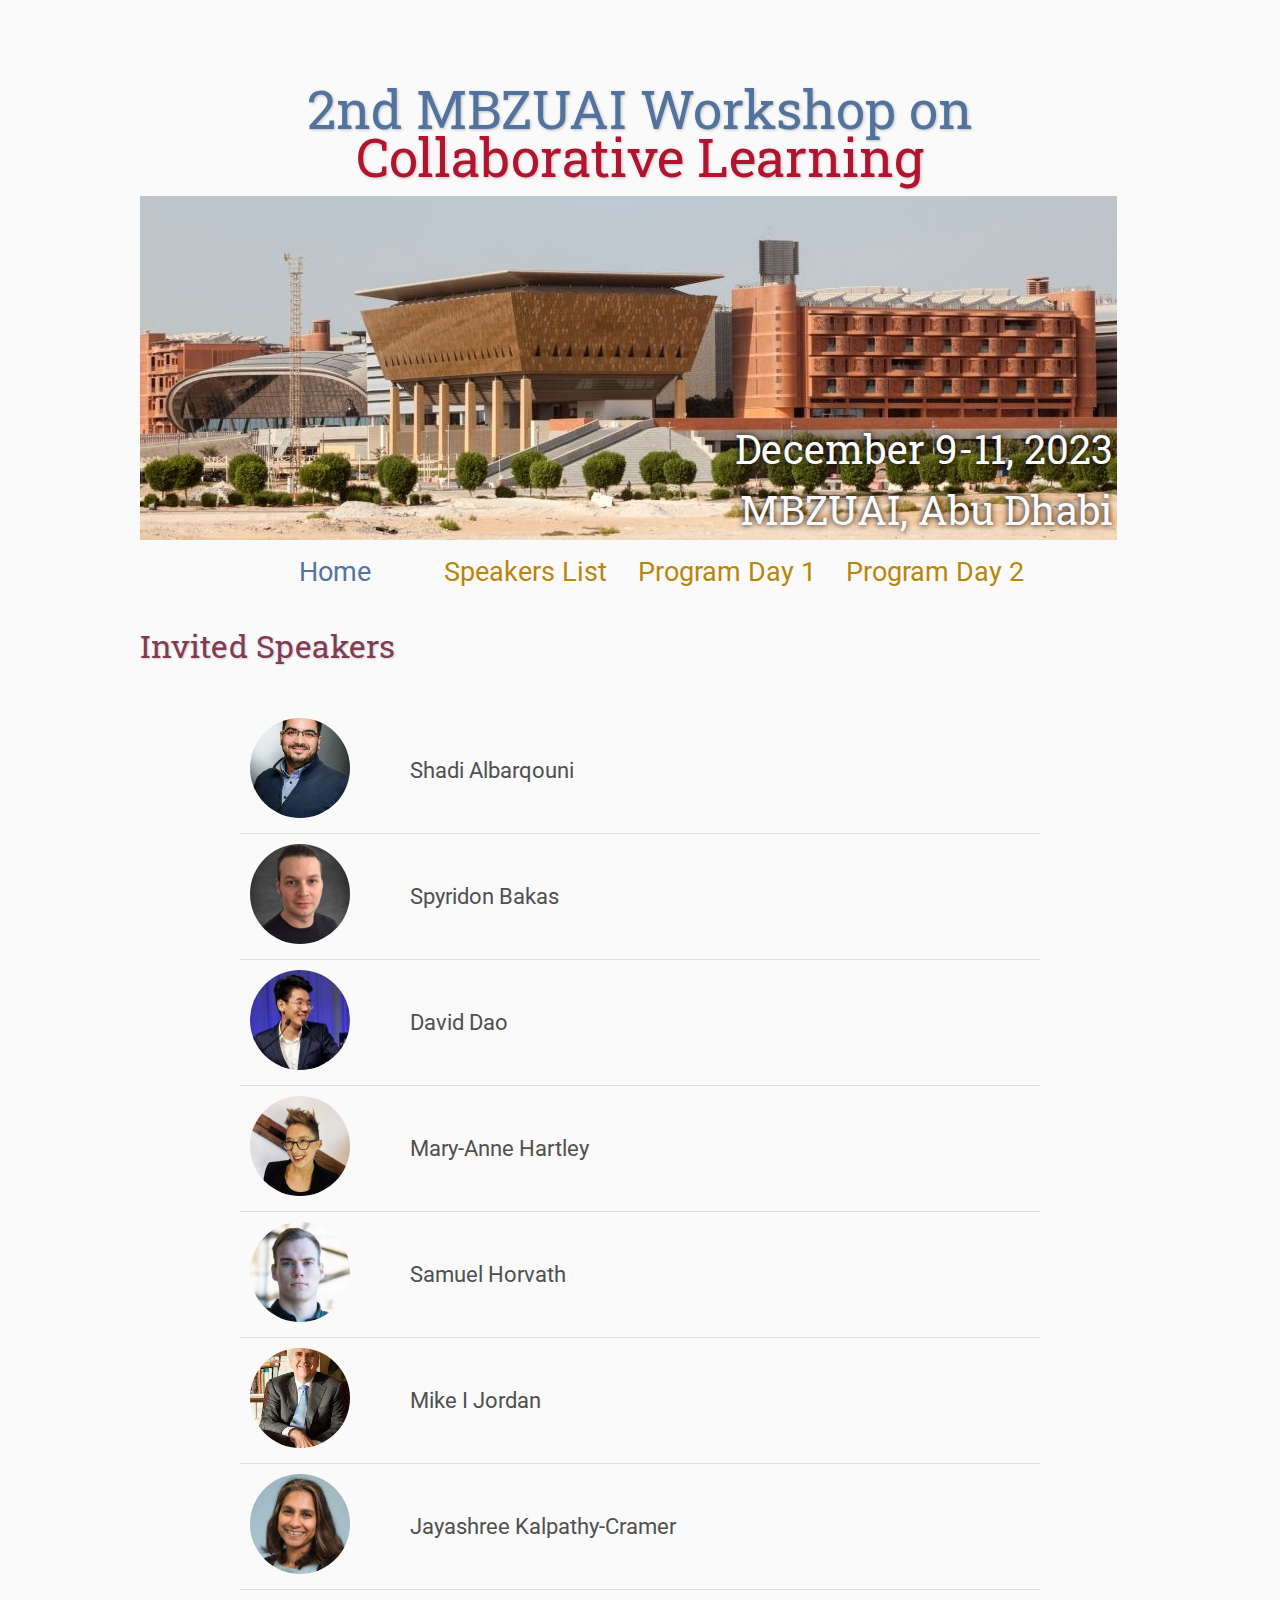
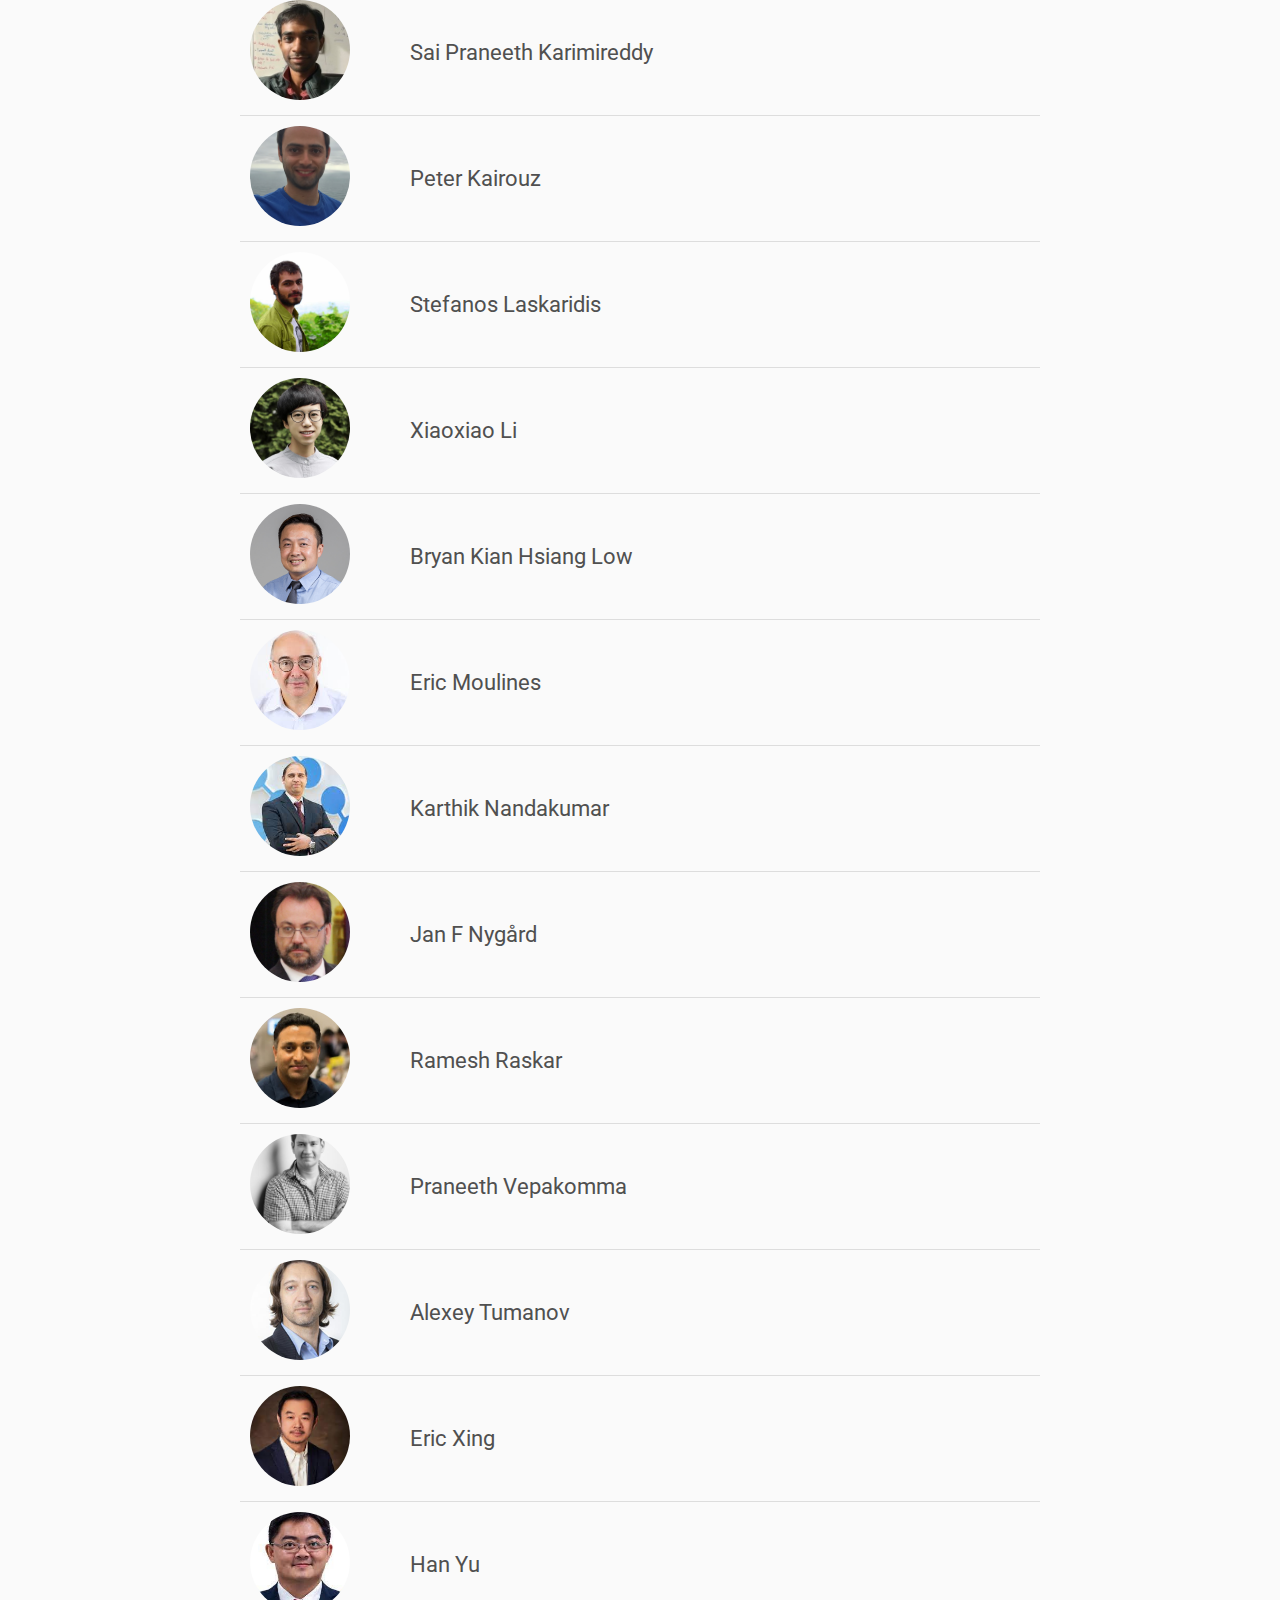
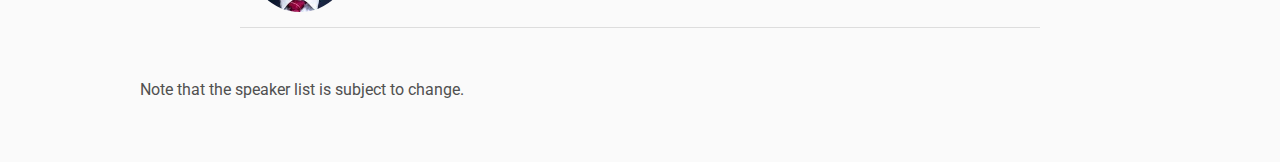
<file: speakerlist/index.html>
<!DOCTYPE html>
<html lang='en'>

<head>
    <base href=".">
    <link rel="shortcut icon" type="image/png" href="../assets/favicon.png"/>
    <link rel="stylesheet" type="text/css" media="all" href="../assets/main.css"/>
    <meta name="description" content="MBZUAI Collaborative Learning 2023">
    <meta name="resource-type" content="document">
    <meta name="distribution" content="global">
    <meta name="KeyWords" content="Conference">
    <title>2nd MBZUAI Collaborative Learning Workshop 2023</title>
</head>

<body>

    <div class="banner">
        <img src="../assets/banner.jpeg" alt="MBZUAI Collaborative Learning 2023 Banner">
        <div class="top-left">
            <span class="title2">2nd MBZUAI Workshop on</span>
            <br><br> <span class="title1">Collaborative Learning</span> 
            <!-- <br><br>
            <span class="year">Empowering Sustainable Futures</span> -->
        </div>
        <div class="bottom-right">
            December 9-11, 2023 <br> MBZUAI, Abu Dhabi
        </div>
    </div>

    <table class="navigation">
        <tr>
            <td class="navigation">
                <a class="current" title="Conference Home Page" href="../">Home</a>
            </td>
            <td class="navigation">
                <a title="Speakers List" href=".">Speakers List</a> 
            </td>
            <td class="navigation">
                <a title="Conference Program" href="../programday1">Program Day 1</a> 
            </td>
            <!-- <td class="navigation">
                <a title="Conference Program" href="https://mbzuai.ac.ae/">MBZUAI</a> 
            </td> -->
            <td class="navigation">
                <a title="Conference Program Day 2" href="../programday2">Program Day 2</a> 
            </td>
        </tr>
    </table>

    <h2>Invited Speakers</h2>
    <table class="speaker">
        <tbody>     
            <tr class="speaker">
                <td  class="speaker"><img src="../assets/dp/Albarqouni.jpg" alt="Speaker 2" class="dispic"></td>
                <td  class="speaker">Shadi Albarqouni</td>
            </tr>

            <tr class="speaker">
                <td  class="speaker"><img src="../assets/dp/Bakas.jpg" alt="Speaker 2" class="dispic"></td>
                <td  class="speaker">Spyridon Bakas </td>
            </tr>

<!--             <tr class="speaker">
                <td  class="speaker"><img src="../assets/dp/Chaudhuri.jpg" alt="Speaker 2" class="dispic"></td>
                <td  class="speaker">Kamalika Chaudhuri</td>
            </tr> -->

            <!-- <tr class="speaker">
                <td  class="speaker"><img src="../assets/dp/Duchi.jpg" alt="Speaker 2" class="dispic"></td>
                <td  class="speaker">John Duchi</td>
            </tr> -->

            <tr class="speaker">
                <td  class="speaker"><img src="../assets/dp/Dao.jpg" alt="Speaker 2" class="dispic"></td>
                <td  class="speaker">David Dao</td>
            </tr>

            <tr class="speaker">
                <td  class="speaker"><img src="../assets/dp/Hartley.jpg" alt="Speaker 2" class="dispic"></td>
                <td  class="speaker">Mary-Anne Hartley</td>
            </tr>

            <tr class="speaker">
                <td  class="speaker"><img src="../assets/dp/Horvath.jpg" alt="Speaker 2" class="dispic"></td>
                <td  class="speaker">Samuel Horvath</td>
            </tr>

            <tr class="speaker">
                <td  class="speaker"><img src="../assets/dp/Jordan.jpg" alt="Speaker 2" class="dispic"></td>
                <td  class="speaker">Mike I Jordan</td>
            </tr>

            <tr class="speaker">
                <td  class="speaker"><img src="../assets/dp/Kalpathy.jpg" alt="Speaker 2" class="dispic"></td>
                <td  class="speaker">Jayashree Kalpathy-Cramer</td>
            </tr>

            <tr class="speaker">
                <td  class="speaker"><img src="../assets/dp/Karimireddy.jpg" alt="Speaker 2" class="dispic"></td>
                <td  class="speaker">Sai Praneeth Karimireddy</td>
            </tr>

            <tr class="speaker">
                <td  class="speaker"><img src="../assets/dp/Kairouz.jpg" alt="Speaker 2" class="dispic"></td>
                <td  class="speaker">Peter Kairouz</td>
            </tr>

            <tr class="speaker">
                <td  class="speaker"><img src="../assets/dp/Laskaridis.jpg" alt="Speaker 2" class="dispic"></td>
                <td  class="speaker">Stefanos Laskaridis</td>
            </tr>

            <tr class="speaker">
                <td  class="speaker"><img src="../assets/dp/Li.jpg" alt="Speaker 2" class="dispic"></td>
                <td  class="speaker">Xiaoxiao Li</td>
            </tr>

            <tr class="speaker">
                <td  class="speaker"><img src="../assets/dp/Low.jpg" alt="Speaker 2" class="dispic"></td>
                <td  class="speaker">Bryan Kian Hsiang Low</td>
            </tr>

            <tr class="speaker">
                <td  class="speaker"><img src="../assets/dp/Moulines.jpg" alt="Speaker 2" class="dispic"></td>
                <td  class="speaker">Eric Moulines </td>
            </tr>

            <tr class="speaker">
                <td  class="speaker"><img src="../assets/dp/Nandakumar.jpg" alt="Speaker 2" class="dispic"></td>
                <td  class="speaker">Karthik Nandakumar</td>
            </tr>

            <tr class="speaker">
                <td  class="speaker"><img src="../assets/dp/Nygard.jpg" alt="Speaker 2" class="dispic"></td>
                <td  class="speaker">Jan F Nygård</td>
            </tr>

            <tr class="speaker">
                <td  class="speaker"><img src="../assets/dp/Raskar.jpg" alt="Speaker 2" class="dispic"></td>
                <td  class="speaker">Ramesh Raskar</td>
            </tr>

            <tr class="speaker">
                <td  class="speaker"><img src="../assets/dp/Vepakomma.jpg" alt="Speaker 2" class="dispic"></td>
                <td  class="speaker">Praneeth Vepakomma</td>
            </tr>

            <tr class="speaker">
                <td  class="speaker"><img src="../assets/dp/Tumanov.jpg" alt="Speaker 2" class="dispic"></td>
                <td  class="speaker">Alexey Tumanov</td>
            </tr>

            <tr class="speaker">
                <td  class="speaker"><img src="../assets/dp/Xing.jpg" alt="Speaker 2" class="dispic"></td>
                <td  class="speaker">Eric Xing</td>
            </tr>

            <tr class="speaker">
                <td  class="speaker"><img src="../assets/dp/Yu.jpg" alt="Speaker 2" class="dispic"></td>
                <td  class="speaker">Han Yu</td>
            </tr>

<!--             <tr class="speaker">
                <td  class="speaker"><img src="../assets/dp/YYu.jpg" alt="Speaker 2" class="dispic"></td>
                <td  class="speaker">Yaodong Yu</td>
            </tr> -->
        </tbody>
    </table>
    Note that the speaker list is subject to change.
</body>
</html>
</file>
<file: assets/main.css>
/* main.css */

/* These are the colors and fonts used throughout the webpage.
 * I've listed them here so that a user may easily
 * do a search-and-replace for these to change the site theme.
 *   'Roboto',sans-serif; Font for the title text
 *   'Roboto-Slab',serif; Font for the body text 
 *   #fafafa; Background color of the site
 *   #505050; Foreground (text) color of the site
 *   #52739e; Navy, "Template" in the logo, current page in navigation, special titles in the Program
 *   #b2132e; Reddish, "Conference" in the logo, hover color for links
 *   #813c54; Heading color, titles in the Program
 *   #b8860b; Dark Goldenrod, color for links
 */

@import url('https://fonts.googleapis.com/css?family=Roboto%7CRoboto+Slab');

*{
    border:0;
    font:inherit;
    font-size:1em;
    margin:0;
    padding:0;
    vertical-align:baseline;
}

body{
    background-color: #fafafa;
    background-size: cover;
    background-attachment: fixed;
    color: #505050; 
    text-align:left;
    font-family:'Roboto',sans-serif;
    font-size:1em;
    line-height:1.5em;
    margin: 60px auto;
    width: 1000px;
}

a{color: #b8860b; text-decoration:none;}
a.current{color: #52739e;}
a.current:hover{color: #e82945;}
a:hover{color: #b2132e;}
a:active{color: #e82945;}
h1,h2,h3,h4{clear:left; color: #813c54; margin:1.5em 0em 1em 0em; font-family:'Roboto Slab',serif; text-shadow: 1px 1px 2px #d0d0d0;}
h1{font-size:2.67em;}
h2{font-size:2.00em;}
h3{font-size:1.67em;}
h4{font-size:1.33em;}
p{list-style:none; margin:24px auto 24px auto; padding:0px; width:900px; text-align:left;}
li a, p a {text-decoration:underline; text-decoration-color:#b8860b;}
ul{list-style:none; margin:24px auto 24px auto; padding:0px; width:800px; text-align:left;}
ul li{list-style:none; margin:0px auto 0px auto; padding:0px; text-align:left;}
i,em{font-style:italic;}
b,strong{font-weight:bold;}
sup{
    vertical-align: super;
    font-size: 0.8em;
    line-height: 0;
}
sub{
    vertical-align: sub;
    font-size: 0.8em;
    line-height: 0;
}
table{
    width: 1000px;
    margin: 12px auto 24px auto;
    float: center;
    /* UNCOMMENT THIS FOR DEBUGGING THE ALIGNMENT */
    /*border: 1px solid black;*/
}
th,td{
    text-align: left;
    /* UNCOMMENT THIS FOR DEBUGGING THE ALIGNMENT */
    /*border: 1px solid black;*/
}

/* Website Banner */
.banner {position: relative; font-family:'Roboto Slab',serif;}
.top-left {font-size:3.33em; color: #505050; background: #fafafa; text-align: center; width: 1000px; height: 100px; position: absolute; padding: 36px 0 0 0; top: 0px;}
.bottom-right {font-size:2.53em; color: #fafafa; line-height: 1.5em; width: auto; height: 100px; padding: 0px 27px 27px 0px; text-align: right; position: absolute; bottom: 0px; right: 0px; text-shadow: 0px 0px 6px #000000;}

/* Conference Title Logo */
.title1{color: #b2132e; text-shadow: 1px 1px 3px #c0c0c0;} 
.title2{color: #52739e; text-shadow: 1px 1px 3px #c0c0c0;}
.year{color: #505050; font-size:0.67em; font-weight: lighter;}

/* Navigation Links (Home, Registration, etc) */
table.navigation{width:800px;}
td.navigation{font-size:1.67em; white-space:nowrap; width:20%; text-align:center; vertical-align:middle; padding:0px 0px 0px 0px;}

/* Sponsor Images */
table.sponsors{width:800px;}
td.sponsor{white-space:nowrap; width:33%; text-align:center; vertical-align:middle; padding:0px 0px 0px 0px;}
td.sponsor img{width: 100%}

/* The Table on the Program Page */
td.room{padding: 4px 12px 4px 4px; width: 90%; vertical-align:bottom; font-size:1.67em; color: #52739e; height:32px;}
td.date{white-space:nowrap; width:130px; text-align:right; vertical-align:top; padding:4px 16px 0px 0px;}
td.title{padding: 4px 12px 4px 4px; width: 90%; vertical-align:top; font-size:1.5em; color: #813c54; height:32px; font-family:'Roboto Slab',serif; text-shadow: 1px 1px 2px #d0d0d0; }
td.title-special{padding: 4px 12px 4px 4px; width: 90%; vertical-align:top; font-size:1.67em; color: #52739e; height:32px; font-family:'Roboto Slab',serif; text-shadow: 1px 1px 2px #d0d0d0;}
td.speaker{padding: 4px 12px 4px 4px; font-style: italic; font-size:1.2em; max-height:999999px}
td.abstract{padding: 4px 12px 12px 4px; font-size:1em; max-height:999999px}
td.abstract img{display: block; margin: 4px auto 8px auto}
table.plenary{padding-top: 8px; background: #ffffff;}

/* Registration and Directions iframes and Images */
iframe.registration{display:block; margin:1em auto 2em auto; width:700px; height:1400px; border:none;}
iframe.directions{display:block; margin:1em auto 2em auto; width:800px; height:400px; border:none;}
img.center{display:block; width:67%; margin:1em auto 2em auto;}

/* Flyer Images */
table.flyers{width:800px;}
td.flyer{white-space:nowrap; width:50%; text-align:center; vertical-align:middle; padding:0px 0px 0px 0px;}
td.sponsor img{width: 100%}

footer{font-size:0.875em; margin-top:12em; text-align:center;}

/* My hacky way of making the site mobile-friendly */
@media only screen and (max-width: 1100px) {
    h2{font-size:3.00em;}
    p{font-size:1.5em; line-height:1.5em;}
    th,td,tr{font-size:1.5em; line-height:1.5em;}
    td.date{font-size:1em; padding-top:0.5em;}
    td.navigation{font-size:1.5em; padding:0px 20px 0px 20px;}
    table.footer{font-size:0.33em;}
}

/* Basic table styling */
table.speaker {
    width: 80%;
    border-collapse: collapse;
    margin: 50px 0;
    font-size: 18px;
    text-align: left;
    margin-left: auto;
    margin-right: auto;
    font-style: normal;
}
td.speaker {
    font-style: normal;
    padding: 10px;
    border-bottom: 1px solid #ddd;
    vertical-align: middle;  /* Added this line to vertically center content */
}
/* specifically adjust the first column */
td.speaker:first-child {
    width: 20%;  /* Shrink first colum */
    white-space: nowrap;      /* Ensures content in the first column doesn't wrap */
}

tr.speaker:hover {
    background-color: #f5f5f5;
}


/* Thumbnail styling */
.thumbnail {
    width: 50px;
    height: 50px;
    border-radius: 50%;
    object-fit: cover; /* ensures the image covers the whole space without stretching */
}
/* Thumbnail styling */
.dispic {
    width: 100px;
    height: 100px;
    border-radius: 50%;
    object-fit: cover; /* ensures the image covers the whole space without stretching */
}
</file>
